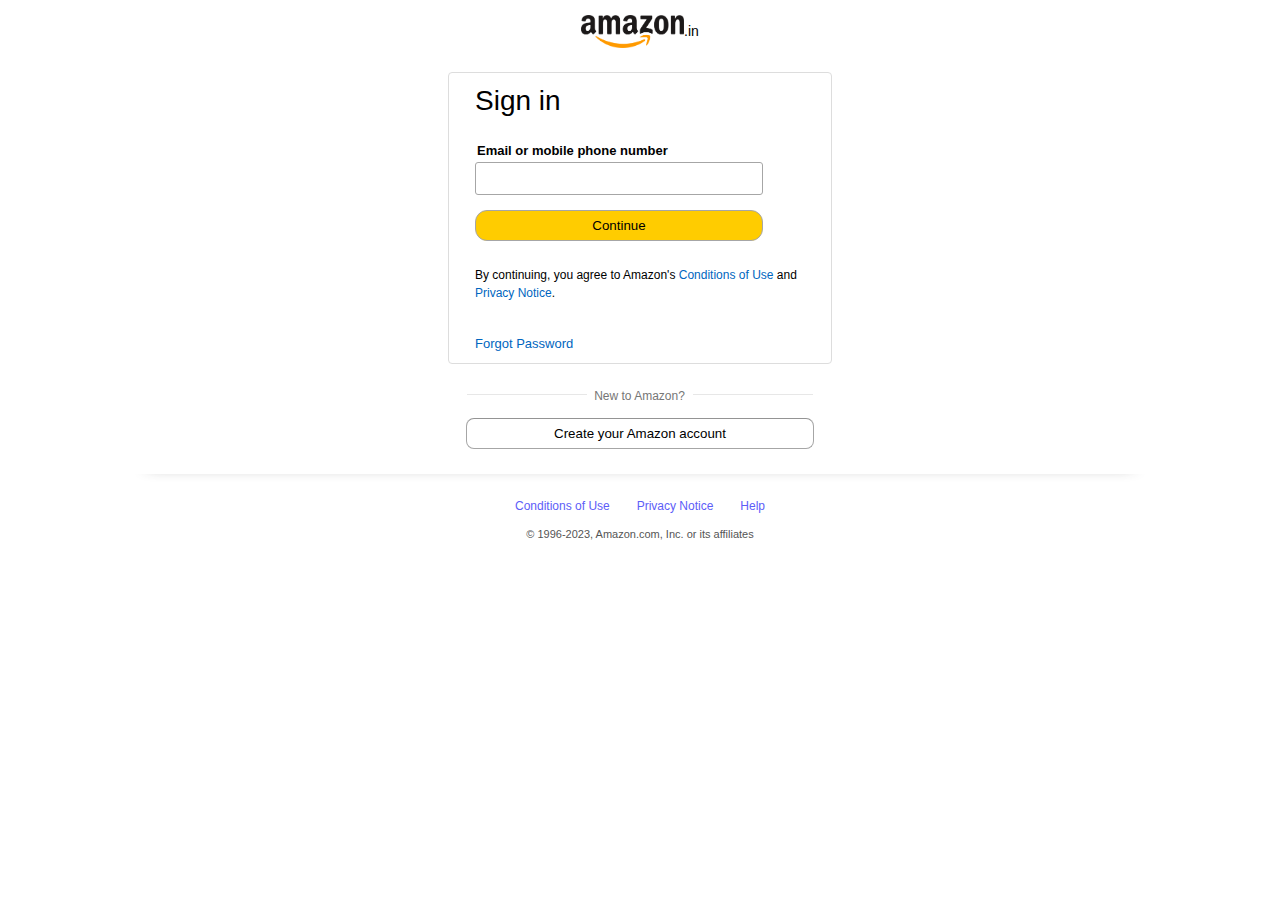
<file: Amazon login form.html>
<!DOCTYPE html>
<html lang="en">
<head>
    <meta charset="UTF-8">
    <meta http-equiv="X-UA-Compatible" content="IE=edge">
    <meta name="viewport" content="width=device-width, initial-scale=1.0">
    <link rel="icon" href="image/Amazon logo.png">
    <title>Amazon Sign In</title>
    <link rel="stylesheet" href="Amazon login form.css">
</head>
<body>
<section>
    <div class="logo">
        <a href="Home page/index.html"><img src="image/Amazon.png"></a>
        <span>.in</span>
    </div>
    <div class="card">
        <h1>Sign in</h1>
        <div class="form">
            <label for="">Email or mobile phone number</label>
            <input type="text">
            <button>Continue</button>
        </div>
        <p>By continuing, you agree to Amazon's <a href="#"> Conditions of Use</a> and <a href="#">Privacy Notice</a>.</p>
        <a href="Amazon password assistance form.html">Forgot Password</a>    
     </div>      
    <div class="break">
        <p>New to Amazon?</p>
    </div>
    <div class="btn">
        <a href="Amazon registration form.html">
        <button>Create your Amazon account</button></a>
    </div>
    <footer>
        <div class="links">
            <a href="#">Conditions of Use</a>
            <a href="#">Privacy Notice</a>
            <a href="#">Help</a>
        </div>
        <p>© 1996-2023, Amazon.com, Inc. or its affiliates</p>
    </footer>

</section>
</body>
</html>
</file>
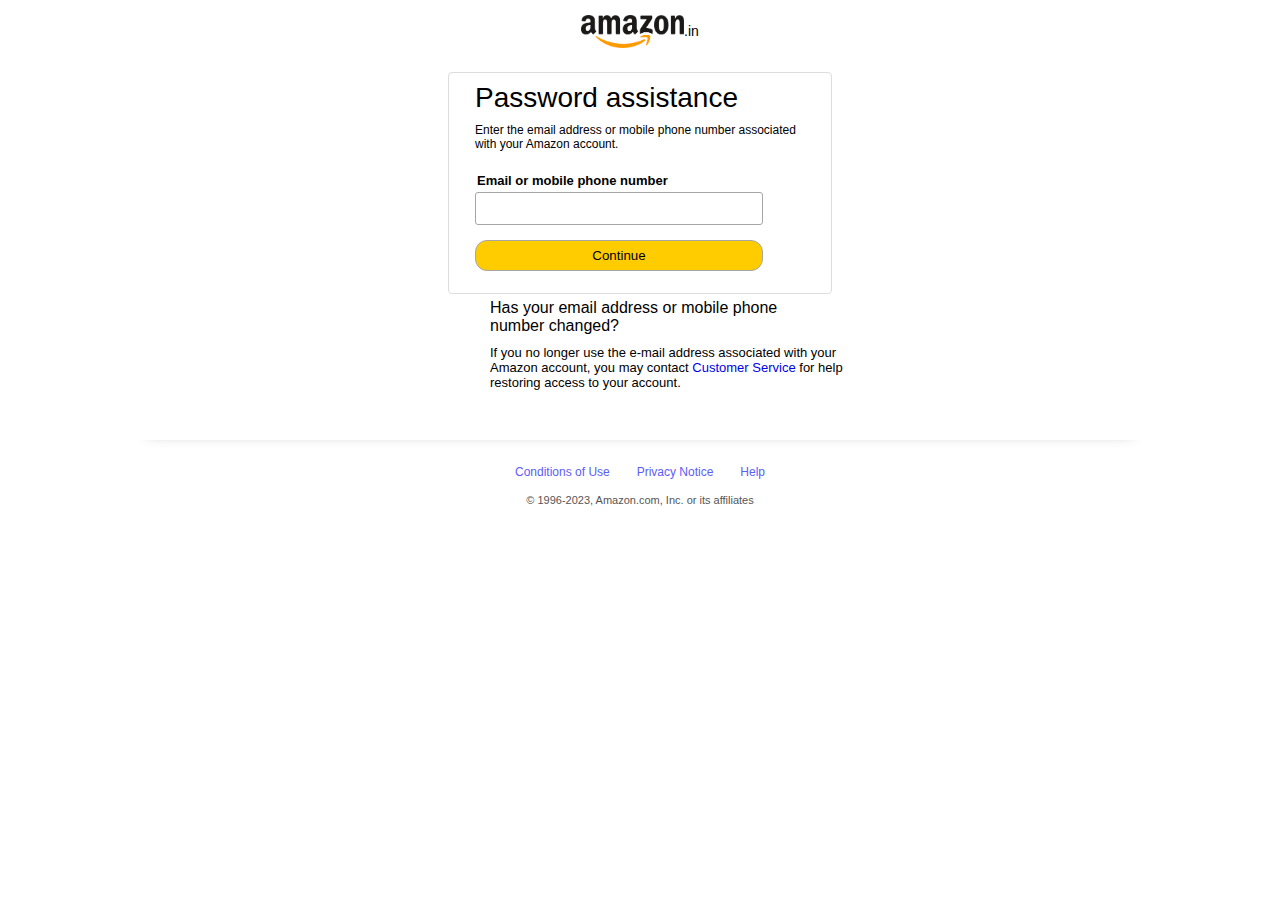
<file: Amazon password assistance form.html>
<!DOCTYPE html>
<html lang="en">
<head>
    <meta charset="UTF-8">
    <meta http-equiv="X-UA-Compatible" content="IE=edge">
    <meta name="viewport" content="width=device-width, initial-scale=1.0">
    <link rel="icon" href="image/Amazon logo.png">
    <title>Amazon Password Assistance </title>
    <link rel="stylesheet" href="Amazon password assistance form.css">
</head>
<body>
<section>
    <div class="logo">
        <a href="Home page/index.html"><img src="image/Amazon.png"></a>
        <span>.in</span>
    </div>
    <div class="card">
        <h1>Password assistance</h1>
        <p>Enter the email address or mobile phone number associated with your Amazon account.</p>
        <div class="form">
            <label>Email or mobile phone number</label>
            <input type="text">
            <button>Continue</button>
        </div>  
     </div>
     <div class="card2">  
     <p>Has your email address or mobile phone number changed?</p>
     </div>
     <div class="card3">
     <p>If you no longer use the e-mail address associated with your Amazon account, you may contact<a href="#"> Customer Service </a>for help restoring access to your account.</p>
    </div>
     <footer>
        <div class="links">
            <a href="#">Conditions of Use</a>
            <a href="#">Privacy Notice</a>
            <a href="#">Help</a>
        </div>
        <p>© 1996-2023, Amazon.com, Inc. or its affiliates</p>
    </footer>

</section>
</body>
</html>
</file>
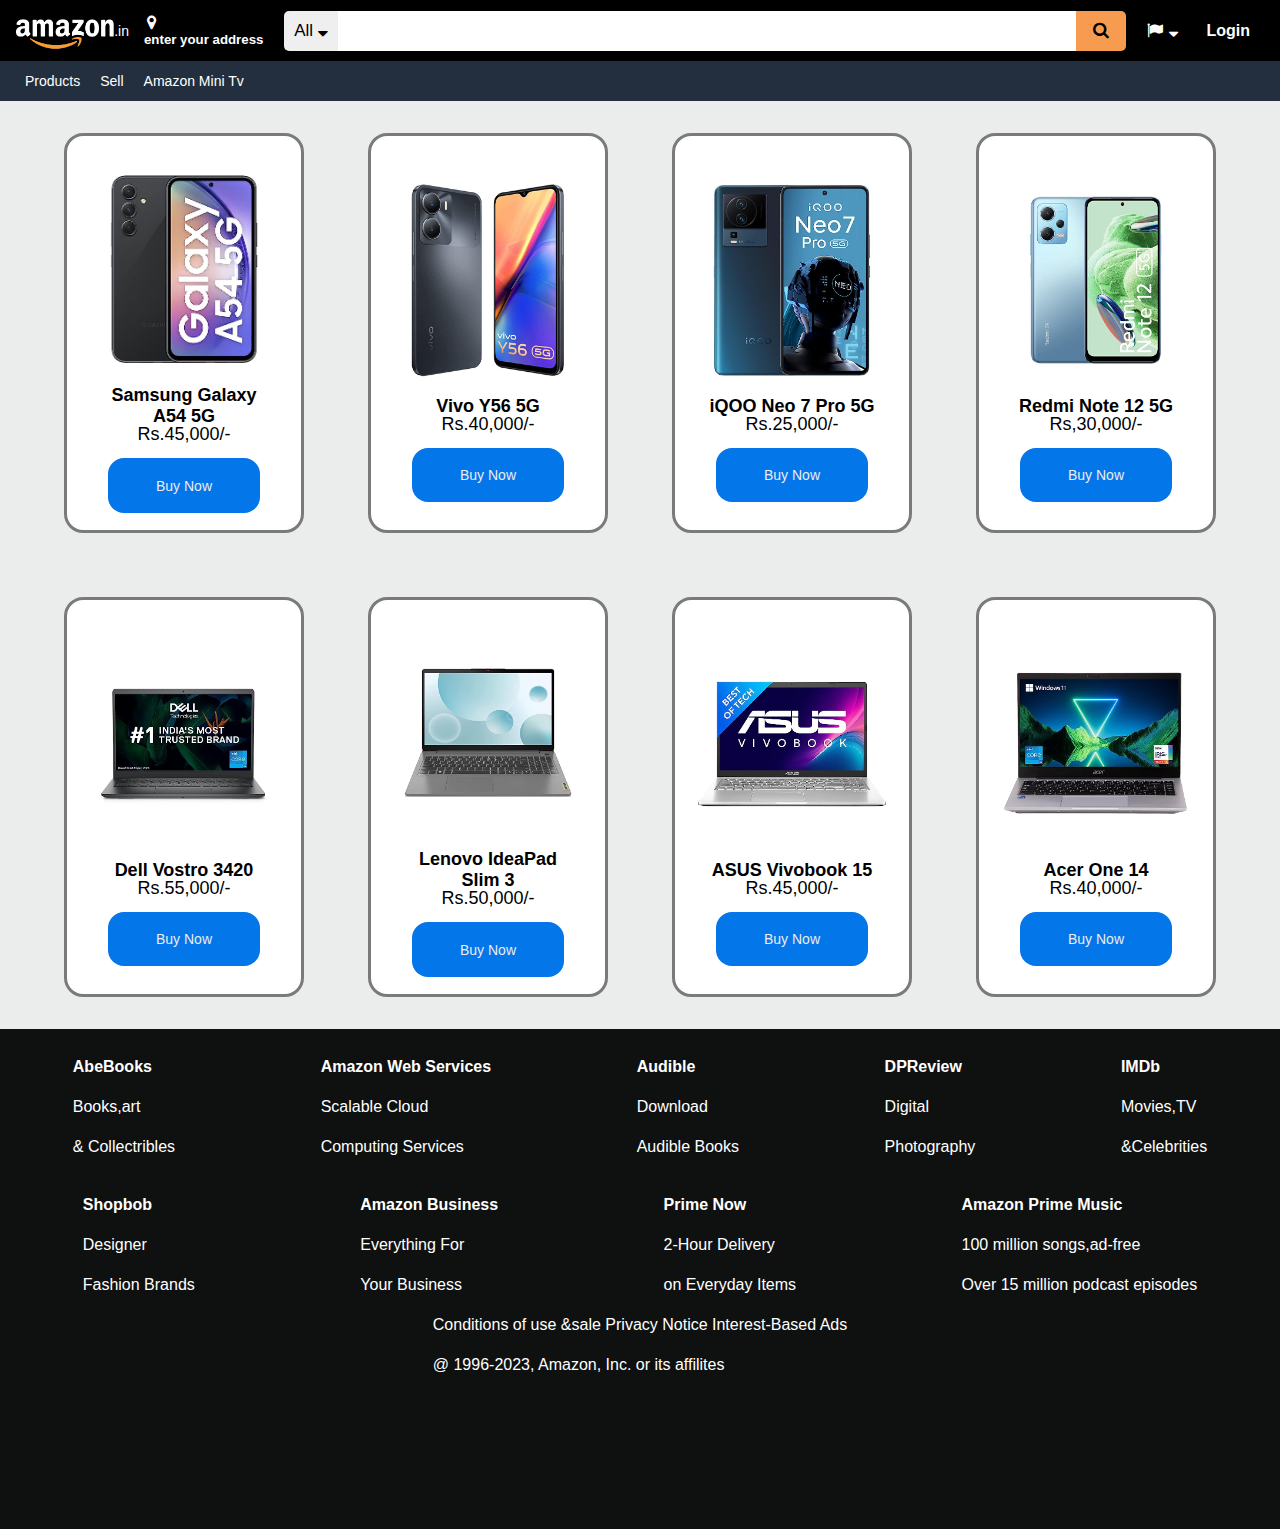
<file: Amazon products.html>
<!DOCTYPE html>
<html lang="en">
<head>
    <meta charset="UTF-8" />
    <meta http-equiv="X-UA-Compatible" content="IE=edge" />
    <meta name="viewport" content="width=device-width, initial-scale=1.0" />
    <link rel="icon" href="images/Amazon logo.png">
    <title>Amazon Products</title>
    <link rel="stylesheet" href="Amazon products.css" />

   <link rel="stylesheet" href="https://cdnjs.cloudflare.com/ajax/libs/font-awesome/4.7.0/css/font-awesome.css">
  </head>
  <body>
    <nav>
      <div class="left dflex">
        <a href="index.html"><img src="images/amazon1.png" alt="logo" class="logo" /><span>.in</span></a>
        <div class="item">
          <i class="fa fa-map-marker me"></i>
          <h5>enter your address</h5>
        </div>
      </div>
      <div class="searchBox dflex">
        <div class="box">
          <div class="dflex">
            <button type="submit" class="all">
              All <i class="fa fa-sort-desc"></i>
            </button>
            <input type="text" />
            <button type="submit" class="search">
              <i class="fa fa-search"></i>
            </button>
          </div>
        </div>
      </div>
      <div class="right dflex">
        <div class="item">
          <i class="fa fa-flag"></i><i class="fa fa-sort-desc"></i>
        </div>
        <div class="item">
          <a href="Amazon login form.html"><b>Login</b></a>
        </div>
      </div>
    </nav>
    <nav class="subnavigation">
      <ul class="submenu">
        <a href="Amazon products.html">
          <li>Products</li>
        </a>
        <a href="Amazon Sellpage.html">
          <li>Sell</li>
        </a>
        <a href="Amazon Mini Tv.html">
          <li>Amazon Mini Tv</li>
        </a>
      </ul>
    </nav>


    <!--Hear after the products-->

    <section class="products">
		<div class="all-products">
			<div class="product">
				<img src="images/Samsung Galaxy A54.jpg">
				<div class="product-info">
					<h4 class="product-title">Samsung Galaxy A54 5G
					</h4>
					<p class="product-price">Rs.45,000/-</p>
					<a class="product-btn" href="Product-1/Amazon product details-1.html">Buy Now</a>

				</div>
			</div>
			<div class="product">
				<img src="images/Vivo Y56.jpg">
				<div class="product-info">
					<h4 class="product-title">Vivo Y56 5G
					</h4>
					<p class="product-price">Rs.40,000/-</p>
					<a class="product-btn" href="Product-2/Amazon product details-2.html">Buy Now</a>

				</div>
			</div>
			<div class="product">
				<img src="images/iQOO Neo 7 Pro.jpg">
				<div class="product-info">
					<h4 class="product-title">iQOO Neo 7 Pro 5G 
					</h4>
					<p class="product-price">Rs.25,000/-</p>
					<a class="product-btn" href="Product-3/Amazon product details-3.html">Buy Now</a>

				</div>
			</div>
			<div class="product">
				<img src="images/Redmi Note 12.jpg">
				<div class="product-info">
					<h4 class="product-title">Redmi Note 12 5G 
						</h4>
					<p class="product-price">Rs,30,000/-</p>
					<a class="product-btn" href="Product-4/Amazon product details-4.html">Buy Now</a>
				</div>
			</div>
			<div class="product">
				<img src="images/Dell 14.jpg">
				<div class="product-info">
					<h4 class="product-title">Dell Vostro 3420
					</h4>
					<p class="product-price">Rs.55,000/-</p>
					<a class="product-btn" href="Product-5/Amazon product details-5.html">Buy Now</a>

				</div>
			</div>
			<div class="product">
				<img src="images/Lenovo IdeaPad Slim 3.jpg">
				<div class="product-info">
					<h4 class="product-title">Lenovo IdeaPad Slim 3
					</h4>
					<p class="product-price">Rs.50,000/-</p>
					<a class="product-btn" href="Product-6/Amazon product details-6.html">Buy Now</a>

				</div>
			</div>
			<div class="product">
				<img src="images/ASUS Vivobook 15.jpg">
				<div class="product-info">
					<h4 class="product-title">ASUS Vivobook 15
					</h4>
					<p class="product-price">Rs.45,000/-</p>
					<a class="product-btn" href="Product-7/Amazon product details-7.html">Buy Now</a>

				</div>
			</div>
			<div class="product">
				<img src="images/Acer One 14.jpg">
				<div class="product-info">
					<h4 class="product-title">Acer One 14
						</h4>
					<p class="product-price">Rs.40,000/-</p>
					<a class="product-btn" href="Product-8/Amazon product details-8.html">Buy Now</a>

				</div>
			</div>
		</div>
	</section>

	<footer>
	  <div class="footer-panel1">
		 <div class='ftp1'>
		  <ul> <br />
			<h5>AbeBooks</h5>
			<p> Books,art</p>
			<p> & Collectribles</p>
			
		  </ul>
		  <ul> <br />
			<h5>Amazon Web Services</h5>
			<p> Scalable Cloud</p>
			<p> Computing Services</p>
			
		  </ul>
		  <ul> <br />
			<h5>Audible</h5>
			<p> Download</p>
			<p> Audible Books</p>
			
		  </ul>
		  <ul> <br />
			<h5>DPReview</h5>
			<p> Digital</p>
			<p> Photography</p>
			
		  </ul>
		  <ul> <br />
			<h5>IMDb</h5>
			<p> Movies,TV</p>
			<p> &Celebrities</p>
			
		  </ul>
		</div>
		
		<div class='ftp2'>
		<ul> <br />
			<h5>Shopbob</h5>
			<p> Designer</p>
			<p> Fashion Brands</p>
			
		  </ul>
		  <ul> <br />
			<h5>Amazon Business</h5>
			<p> Everything For</p>
			<p>Your Business</p>
			
		  </ul>
		  <ul> <br />
			<h5>Prime Now</h5>
			<p> 2-Hour Delivery</p>
			<p> on Everyday Items</p>
			
		  </ul>
		  <ul> <br />
			<h5>Amazon Prime Music</h5>
			<p> 100 million songs,ad-free</p>
			<p> Over 15 million podcast episodes</p>
			
		  </ul>
	  
		</div>
		<div class='ftp3'>
		  <ul>
			<p>Conditions of use &sale  Privacy Notice  Interest-Based Ads</p>
			<p> @ 1996-2023, Amazon, Inc. or its affilites</p>
		  </ul>
		</div>
		
	  </div>
		
	  
		</footer>

  </body>
  
  </html>
</file>
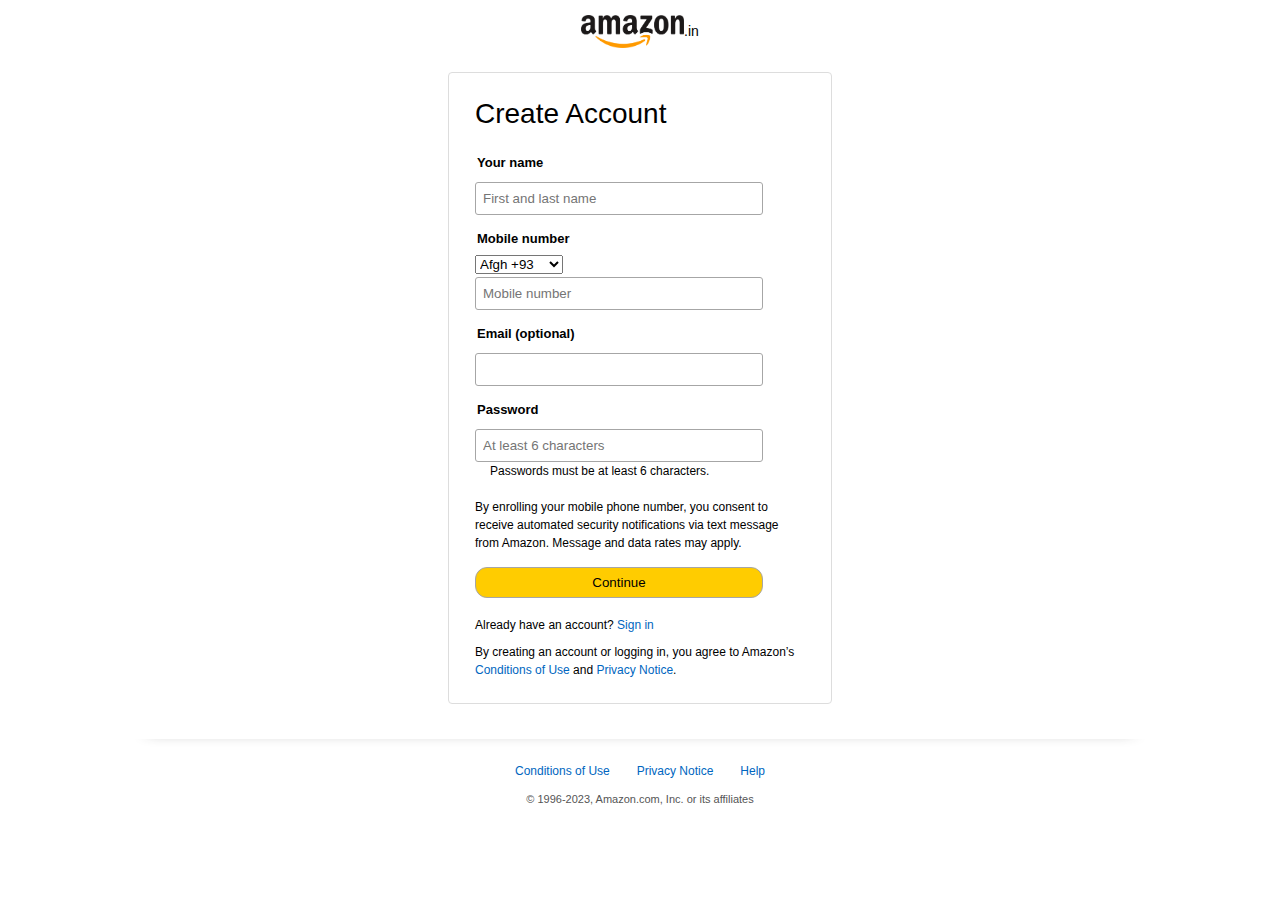
<file: Amazon registration form.html>
<!DOCTYPE html>
<html lang="en">
<head>
    <meta charset="UTF-8">
    <meta http-equiv="X-UA-Compatible" content="IE=edge">
    <meta name="viewport" content="width=device-width, initial-scale=1.0">
    <link rel="icon" href="image/Amazon logo.png">
    <title>Amazon Registration</title>
    <link rel="stylesheet" href="Amazon registration form.css">
</head>
<body>
<section>
    <div class="logo">
        <a href="Home page/index.html"><img src="image/Amazon.png"></a>
        <span>.in</span>
    </div>
    <div class="card">
        <h1>Create Account</h1>
        <div class="form">
            <label for="">Your name</label>
            <input type="text" placeholder="First and last name">
            <label for="">Mobile number</label>
            <div class="select">
                <select class="form-select">
                    <option value="93">Afgh +93</option>
                    <option value="61">Aust +61</option>
                    <option value="880">Bang +880</option>
                    <option value="32">Belg+32</option>
                    <option value="1">Canada +1</option>
                    <option value="86">China +86</option>
                    <option value="354">Icela +354</option>
                    <option value="91">India +91</option>
                    <option value="62">Indon +62</option>
                    <option value="81">Japan +81</option>
                </select></div>
                <div class="tel">
                    <input type="tel" maxlength="50" placeholder="Mobile number" tabindex="3">
        </div>
        <label for="">Email (optional)</label>
            <input type="text">
            <label for="">Password</label>
            <input type="text" placeholder="At least 6 characters">
            <div class="para">
            <p>Passwords must be at least 6 characters.</p><br>
            </div>
            <p>By enrolling your mobile phone number, you consent to receive automated 
                security notifications via text message from Amazon. Message and data rates may apply.</p>
            <button>Continue</button><br><br>
            <p>Already have an account?<a href="Amazon login form.html"> Sign in</a></p>
        </div>
        <p>By creating an account or logging in, you agree to Amazon’s <a href="#"> Conditions of Use</a> and <a href="#">Privacy Notice</a>.</p>
    </div>
    <footer>
        <div class="links">
            <a href="#">Conditions of Use</a>
            <a href="#">Privacy Notice</a>
            <a href="#">Help</a>
        </div>
        <p>© 1996-2023, Amazon.com, Inc. or its affiliates</p>
    </footer>

</section>
</body>
</html>
</file>
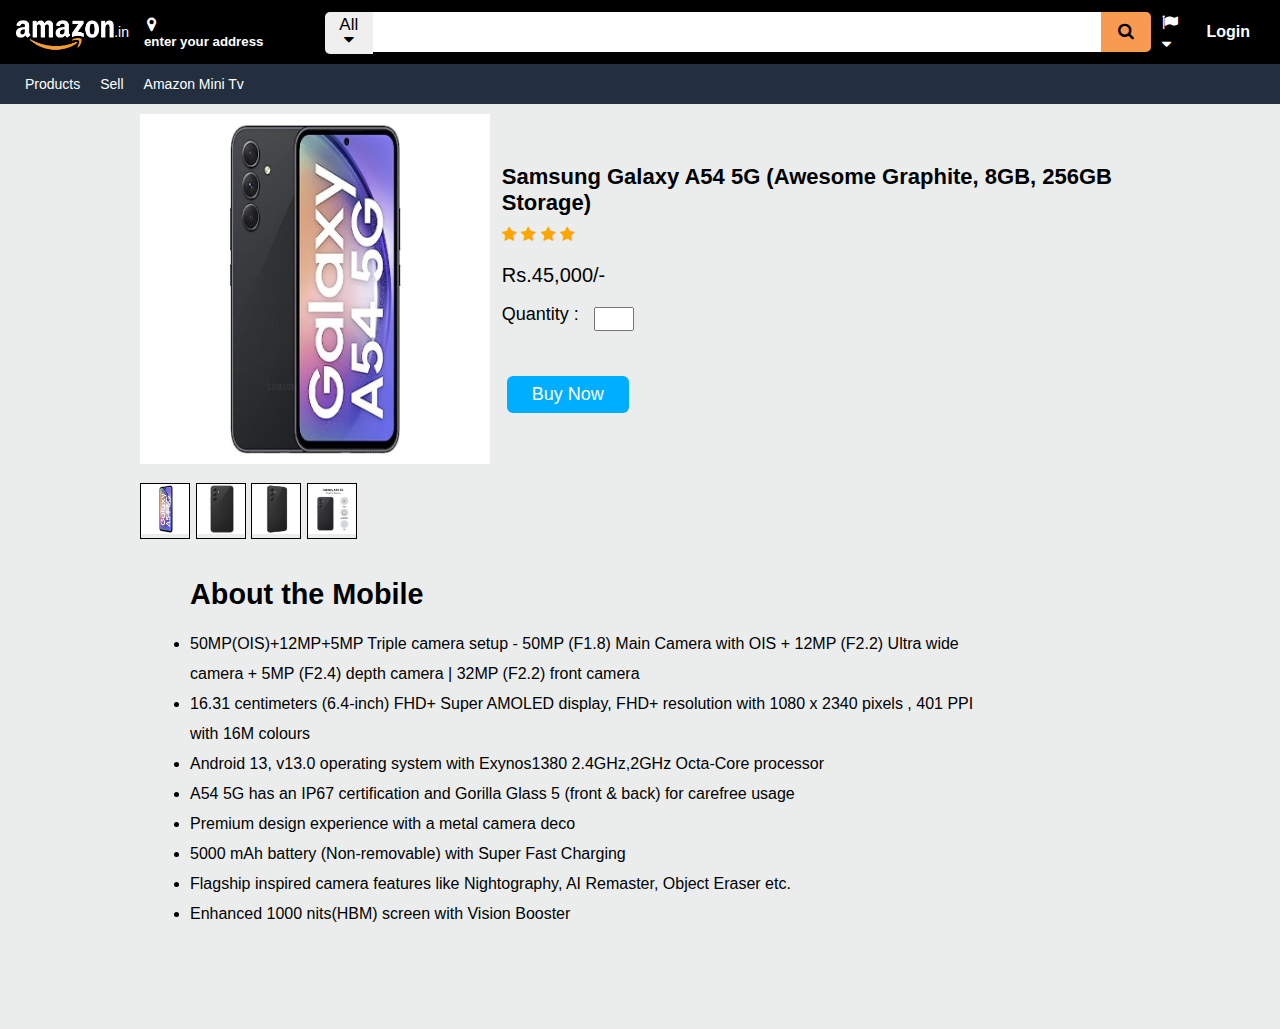
<file: Product-1/Amazon product details-1.html>
<!DOCTYPE html>
<html lang="en">
<head>
    <meta charset="UTF-8" />
    <meta http-equiv="X-UA-Compatible" content="IE=edge" />
    <meta name="viewport" content="width=device-width, initial-scale=1.0" />
    <link rel="icon" href="images/Amazonlogo.png">
    <title>Amazon Product Details</title>
    <link rel="stylesheet" href="Amazon product details-1.css" />
   <link rel="stylesheet" href="https://cdnjs.cloudflare.com/ajax/libs/font-awesome/4.7.0/css/font-awesome.css">
  </head>
  <body>
    <nav>
      <div class="left dflex">
        <a href="E:\Front-End Development\Senchola Internship\Amazon task\Amazon Website\index.html"><img src="images/amazon1.png" alt="logo" class="logo" /><span>.in</span></a>
        <div class="item">
          <i class="fa fa-map-marker me"></i>
          <h5>enter your address</h5>
        </div>
      </div>
      <div class="searchBox dflex">
        <div class="box">
          <div class="dflex">
            <button type="submit" class="all">All<i class="fa fa-sort-desc"></i>
            </button>
            <input type="text">
            <button type="submit" class="search">
              <i class="fa fa-search"></i>
            </button>
          </div>
        </div>
      </div>
      <div class="right dflex">
        <div class="item">
          <i class="fa fa-flag"></i><i class="fa fa-sort-desc"></i>
        </div>
        <div class="item">
          <a href="E:\Front-End Development\Senchola Internship\Amazon task\Amazon Website\Amazon login form.html"><b>Login</b></a>
        </div>
      </div>
    </nav>
    <nav class="subnavigation">
      <ul class="submenu">
        <a href="E:\Front-End Development\Senchola Internship\Amazon task\Amazon Website\Amazon products.html">
          <li>Products</li>
        </a>
        <a href="E:\Front-End Development\Senchola Internship\Amazon task\Amazon Website\Amazon Sellpage.html">
          <li>Sell</li>
        </a>
        <a href="E:\Front-End Development\Senchola Internship\Amazon task\Amazon Website\Amazon Mini Tv.html">
          <li>Amazon Mini Tv</li>
        </a>
      </ul>
    </nav>

    <!--Amazon Product details-->
    <div class="flex-box">
        <div class="left">
            <div class="big-img">
                <img src="images/Samsung Galaxy A54-1.jpg">
            </div>
            <div class="images">
                <div class="small-img">
                    <img src="images/Samsung Galaxy A54-2.jpg" onclick="showImg(this.src)">
                </div>
                <div class="small-img">
                    <img src="images/Samsung Galaxy A54-3.jpg" onclick="showImg(this.src)">
                </div>
                <div class="small-img">
                    <img src="images/Samsung Galaxy A54-4.jpg" onclick="showImg(this.src)">
                </div>
                <div class="small-img">
                    <img src="images/Samsung Galaxy A54-5.jpg" onclick="showImg(this.src)">
                </div>
            </div>
        </div>

        <div class="right">
            <div class="pname">Samsung Galaxy A54 5G (Awesome Graphite, 8GB, 256GB Storage)</div>
            <span class="fa fa-star checked"></span>
            <span class="fa fa-star checked"></span>
            <span class="fa fa-star checked"></span>
            <span class="fa fa-star checked"></span>
            <div class="price">Rs.45,000/-</div>
            <div class="quantity">
                <p>Quantity :</p>
                <input type="number">
            </div>
            <div class="btn-box">
                <a href="#"><button class="buy-btn">Buy Now</button></a>
            </div>
        </div>
    </div>
    <div class="product-about">
        <h2>About the Mobile</h2>
            <li>50MP(OIS)+12MP+5MP Triple camera setup - 50MP (F1.8) Main Camera with OIS + 12MP (F2.2) Ultra wide camera + 5MP (F2.4) depth camera | 32MP (F2.2) front camera</li>
            <li>16.31 centimeters (6.4-inch) FHD+ Super AMOLED display, FHD+ resolution with 1080 x 2340 pixels , 401 PPI with 16M colours</li>
            <li>Android 13, v13.0 operating system with Exynos1380 2.4GHz,2GHz Octa-Core processor</li>
            <li>A54 5G has an IP67 certification and Gorilla Glass 5 (front & back) for carefree usage</li>
            <li>Premium design experience with a metal camera deco</li>
            <li>5000 mAh battery (Non-removable) with Super Fast Charging</li>
            <li>Flagship inspired camera features like Nightography, AI Remaster, Object Eraser etc.</li>
            <li>Enhanced 1000 nits(HBM) screen with Vision Booster</li>
    </div>


    <script>
        let bigImg = document.querySelector('.big-img img');
        function showImg(pic){
            bigImg.src = pic;
        }
    </script>
</body>
</html>
</file>
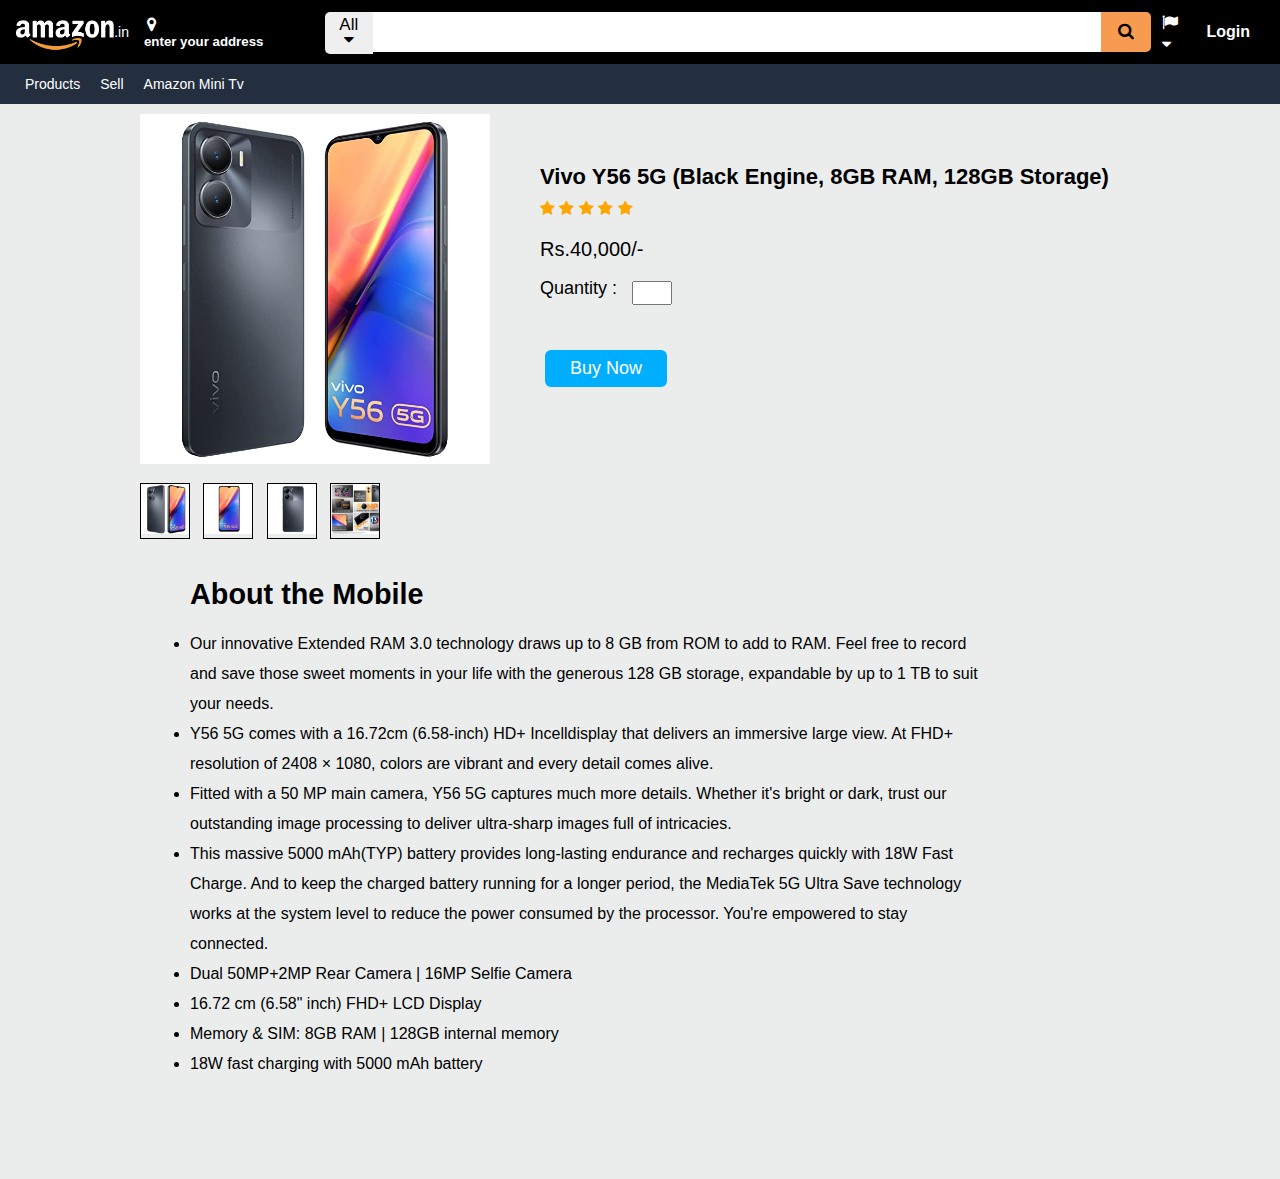
<file: Product-2/Amazon product details-2.html>
<!DOCTYPE html>
<html lang="en">
<head>
    <meta charset="UTF-8" />
    <meta http-equiv="X-UA-Compatible" content="IE=edge" />
    <meta name="viewport" content="width=device-width, initial-scale=1.0" />
    <link rel="icon" href="images/Amazonlogo.png">
    <title>Amazon Product Details</title>
    <link rel="stylesheet" href="Amazon product details-2.css" />
   <link rel="stylesheet" href="https://cdnjs.cloudflare.com/ajax/libs/font-awesome/4.7.0/css/font-awesome.css">
  </head>
  <body>
    <nav>
      <div class="left dflex">
        <a href="E:\Front-End Development\Senchola Internship\Amazon task\Amazon Website\index.html"><img src="images/amazon1.png" alt="logo" class="logo" /><span>.in</span></a>
        <div class="item">
          <i class="fa fa-map-marker me"></i>
          <h5>enter your address</h5>
        </div>
      </div>
      <div class="searchBox dflex">
        <div class="box">
          <div class="dflex">
            <button type="submit" class="all">All<i class="fa fa-sort-desc"></i>
            </button>
            <input type="text">
            <button type="submit" class="search">
              <i class="fa fa-search"></i>
            </button>
          </div>
        </div>
      </div>
      <div class="right dflex">
        <div class="item">
          <i class="fa fa-flag"></i><i class="fa fa-sort-desc"></i>
        </div>
        <div class="item">
          <a href="E:\Front-End Development\Senchola Internship\Task-8\Amazon login\Amazon login form.html"><b>Login</b></a>
        </div>
      </div>
    </nav>
    <nav class="subnavigation">
      <ul class="submenu">
        <a href="E:\Front-End Development\Senchola Internship\Amazon task\Amazon Website\Amazon products.html">
          <li>Products</li>
        </a>
        <a href="E:\Front-End Development\Senchola Internship\Amazon task\Amazon Website\Amazon Sellpage.html">
          <li>Sell</li>
        </a>
        <a href="E:\Front-End Development\Senchola Internship\Amazon task\Amazon Website\Amazon Mini Tv.html">
          <li>Amazon Mini Tv</li>
        </a>
      </ul>
    </nav>

    <!--Amazon Product details-->
    <div class="flex-box">
        <div class="left">
            <div class="big-img">
                <img src="images/Vivo Y56-1.jpg">
            </div>
            <div class="images">
                <div class="small-img">
                    <img src="images/Vivo Y56-2.jpg" onclick="showImg(this.src)">
                </div>
                <div class="small-img">
                    <img src="images/Vivo Y56-3.jpg" onclick="showImg(this.src)">
                </div>
                <div class="small-img">
                    <img src="images/Vivo Y56-4.jpg" onclick="showImg(this.src)">
                </div>
                <div class="small-img">
                    <img src="images/Vivo Y56-5.jpg" onclick="showImg(this.src)">
                </div>
            </div>
        </div>

        <div class="right">
            <div class="pname">Vivo Y56 5G (Black Engine, 8GB RAM, 128GB Storage) </div>
            <span class="fa fa-star checked"></span>
            <span class="fa fa-star checked"></span>
            <span class="fa fa-star checked"></span>
            <span class="fa fa-star checked"></span>
            <span class="fa fa-star checked"></span>
            <div class="price">Rs.40,000/-</div>
            <div class="quantity">
                <p>Quantity :</p>
                <input type="number">
            </div>
            <div class="btn-box">
                <a href="#"><button class="buy-btn">Buy Now</button></a>
            </div>
        </div>
    </div>
    <div class="product-about">
      <h2>About the Mobile</h2>
            <li>Our innovative Extended RAM 3.0 technology draws up to 8 GB from ROM to add to RAM. Feel free to record and save those sweet moments in your
               life with the generous 128 GB storage, expandable by up to 1 TB to suit your needs.</li>
            <li>Y56 5G comes with a 16.72cm (6.58-inch) HD+ Incelldisplay that delivers an immersive large view. At FHD+ resolution of 
              2408 × 1080, colors are vibrant and every detail comes alive.</li>
            <li>Fitted with a 50 MP main camera, Y56 5G captures much more details. Whether it's bright or dark, trust our outstanding image processing to deliver ultra-sharp images full of intricacies.</li>
            <li>This massive 5000 mAh(TYP) battery provides long-lasting endurance and recharges quickly with 18W Fast Charge. And to keep the charged battery running for a longer period, the MediaTek 5G Ultra Save
               technology works at the system level to reduce the power consumed by the processor. You're empowered to stay connected.</li>
            <li>Dual 50MP+2MP Rear Camera | 16MP Selfie Camera</li>
            <li>16.72 cm (6.58" inch) FHD+ LCD Display</li>
            <li>Memory & SIM: 8GB RAM | 128GB internal memory</li>
            <li>18W fast charging with 5000 mAh battery</li>
    </div>


    <script>
        let bigImg = document.querySelector('.big-img img');
        function showImg(pic){
            bigImg.src = pic;
        }
    </script>
</body>
</html>
</file>
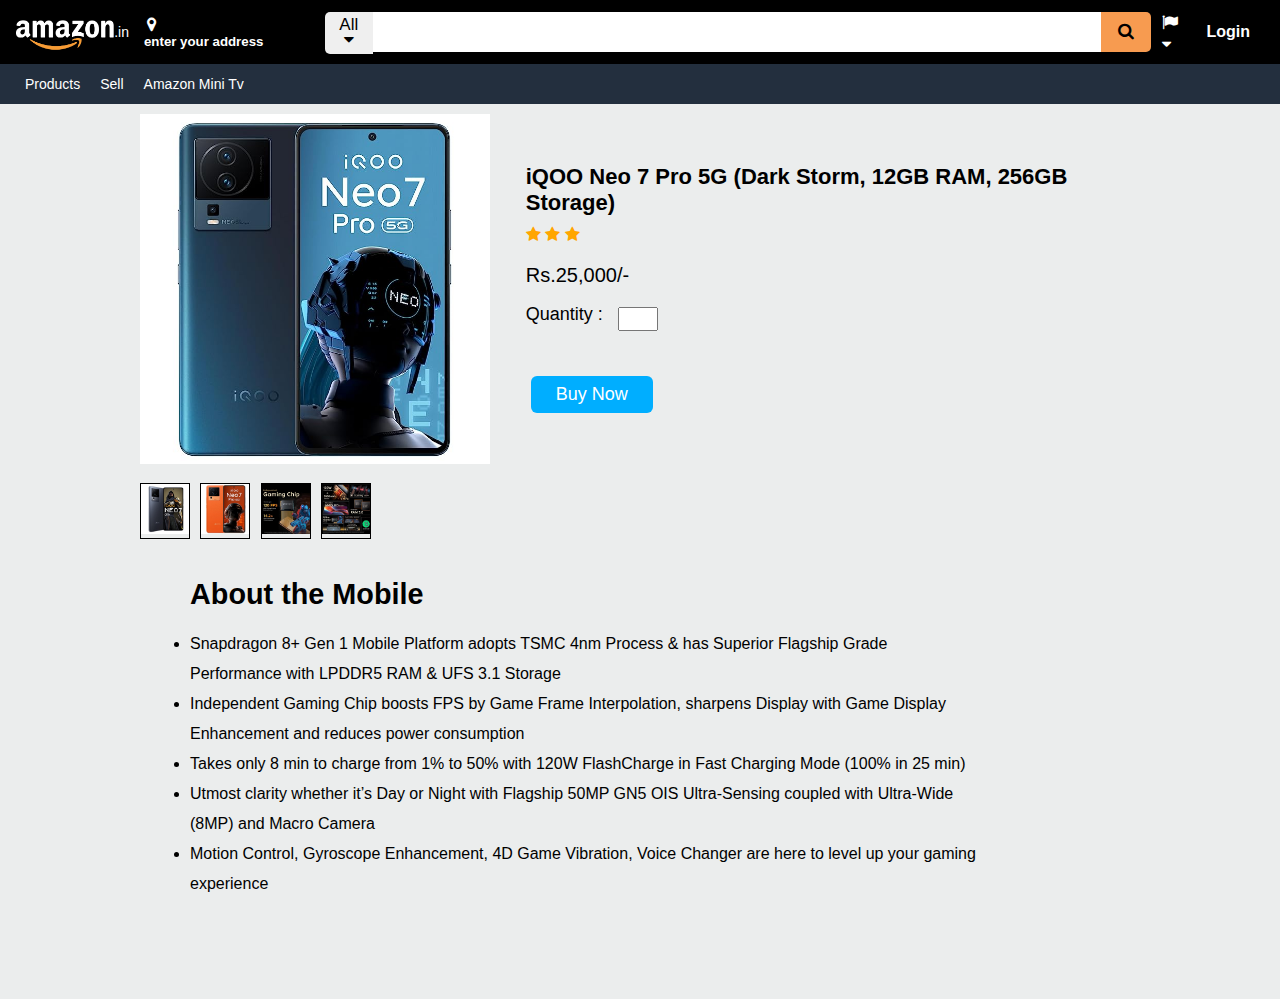
<file: Product-3/Amazon product details-3.html>
<!DOCTYPE html>
<html lang="en">
<head>
    <meta charset="UTF-8" />
    <meta http-equiv="X-UA-Compatible" content="IE=edge" />
    <meta name="viewport" content="width=device-width, initial-scale=1.0" />
    <link rel="icon" href="images/Amazonlogo.png">
    <title>Amazon Product Details</title>
    <link rel="stylesheet" href="Amazon product details-3.css" />
   <link rel="stylesheet" href="https://cdnjs.cloudflare.com/ajax/libs/font-awesome/4.7.0/css/font-awesome.css">
  </head>
  <body>
    <nav>
      <div class="left dflex">
        <a href="E:\Front-End Development\Senchola Internship\Amazon task\Amazon Website\index.html"><img src="images/amazon1.png" alt="logo" class="logo" /><span>.in</span></a>
        <div class="item">
          <i class="fa fa-map-marker me"></i>
          <h5>enter your address</h5>
        </div>
      </div>
      <div class="searchBox dflex">
        <div class="box">
          <div class="dflex">
            <button type="submit" class="all">All<i class="fa fa-sort-desc"></i>
            </button>
            <input type="text">
            <button type="submit" class="search">
              <i class="fa fa-search"></i>
            </button>
          </div>
        </div>
      </div>
      <div class="right dflex">
        <div class="item">
          <i class="fa fa-flag"></i><i class="fa fa-sort-desc"></i>
        </div>
        <div class="item">
          <a href="E:\Front-End Development\Senchola Internship\Task-8\Amazon login\Amazon login form.html"><b>Login</b></a>
        </div>
      </div>
    </nav>
    <nav class="subnavigation">
      <ul class="submenu">
        <a href="E:\Front-End Development\Senchola Internship\Amazon task\Amazon Website\Amazon products.html">
          <li>Products</li>
        </a>
        <a href="E:\Front-End Development\Senchola Internship\Amazon task\Amazon Website\Amazon Sellpage.html">
          <li>Sell</li>
        </a>
        <a href="E:\Front-End Development\Senchola Internship\Amazon task\Amazon Website\Amazon Mini Tv.html">
          <li>Amazon Mini Tv</li>
        </a>
      </ul>
    </nav>

    <!--Amazon Product details-->
    <div class="flex-box">
        <div class="left">
            <div class="big-img">
                <img src="images/iQOO Neo 7 Pro-1.jpg">
            </div>
            <div class="images">
                <div class="small-img">
                    <img src="images/iQOO Neo 7 Pro-2.jpg" onclick="showImg(this.src)">
                </div>
                <div class="small-img">
                    <img src="images/iQOO Neo 7 Pro-3.jpg" onclick="showImg(this.src)">
                </div>
                <div class="small-img">
                    <img src="images/iQOO Neo 7 Pro-4.jpg" onclick="showImg(this.src)">
                </div>
                <div class="small-img">
                    <img src="images/iQOO Neo 7 Pro-5.jpg" onclick="showImg(this.src)">
                </div>
            </div>
        </div>

        <div class="right">
            <div class="pname">iQOO Neo 7 Pro 5G (Dark Storm, 12GB RAM, 256GB Storage)</div>
            <span class="fa fa-star checked"></span>
            <span class="fa fa-star checked"></span>
            <span class="fa fa-star checked"></span>
            <div class="price">Rs.25,000/-</div>
            <div class="quantity">
                <p>Quantity :</p>
                <input type="number">
            </div>
            <div class="btn-box">
                <a href="#"><button class="buy-btn">Buy Now</button></a>
            </div>
        </div>
    </div>
    <div class="product-about">
        <h2>About the Mobile</h2>
            <li>Snapdragon 8+ Gen 1 Mobile Platform adopts TSMC 4nm Process & has Superior Flagship Grade Performance with LPDDR5 RAM & UFS 3.1 Storage</li>
            <li>Independent Gaming Chip boosts FPS by Game Frame Interpolation, sharpens Display with Game Display Enhancement and reduces power consumption</li>
            <li>Takes only 8 min to charge from 1% to 50% with 120W FlashCharge in Fast Charging Mode (100% in 25 min)</li>
            <li>Utmost clarity whether it’s Day or Night with Flagship 50MP GN5 OIS Ultra-Sensing coupled with Ultra-Wide (8MP) and Macro Camera</li>
            <li>Motion Control, Gyroscope Enhancement, 4D Game Vibration, Voice Changer are here to level up your gaming experience</li>
    </div>


    <script>
        let bigImg = document.querySelector('.big-img img');
        function showImg(pic){
            bigImg.src = pic;
        }
    </script>
</body>
</html>
</file>
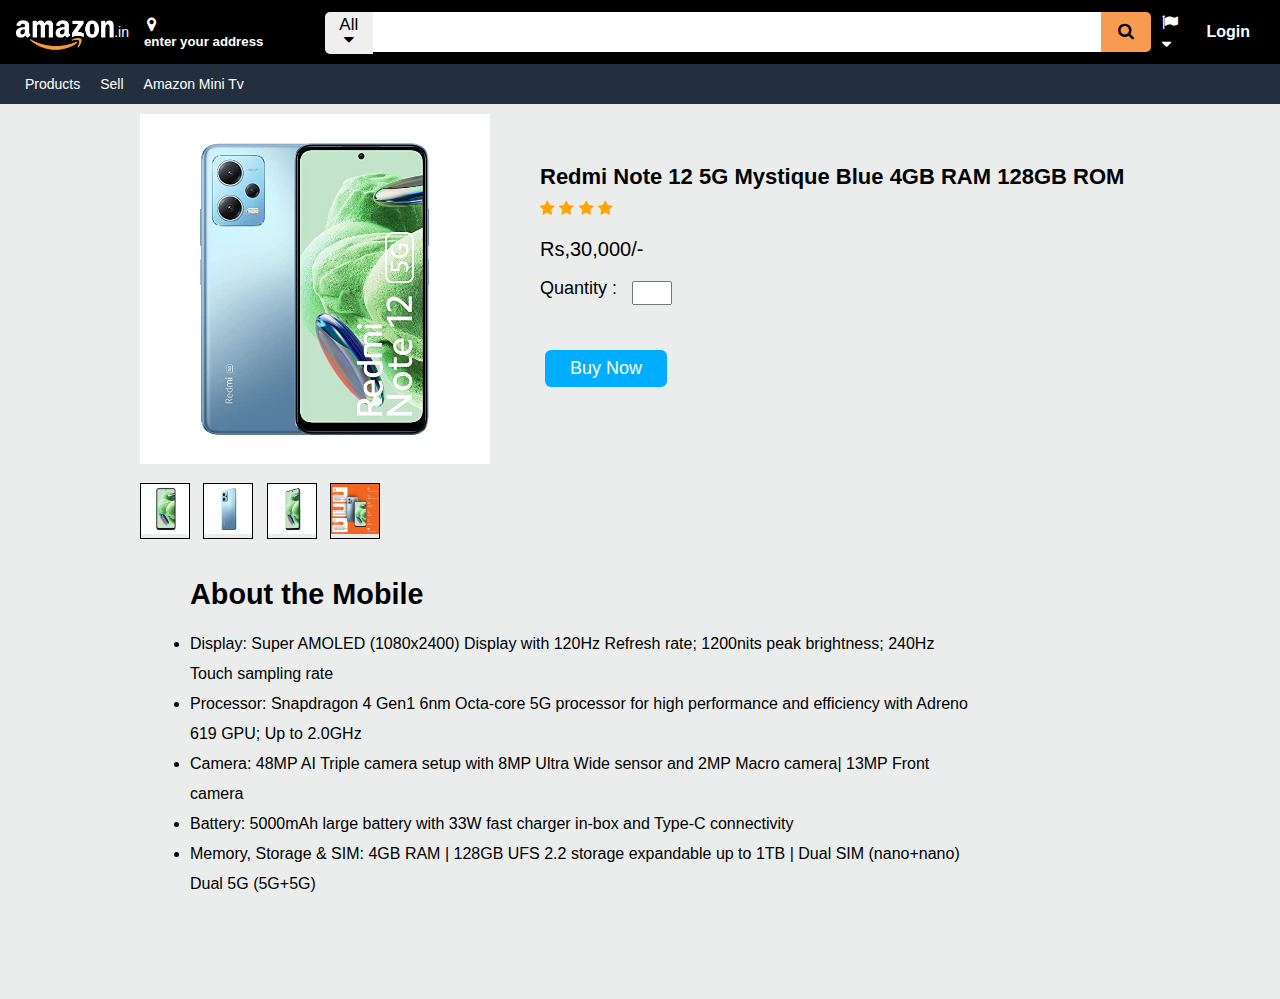
<file: Product-4/Amazon product details-4.html>
<!DOCTYPE html>
<html lang="en">
<head>
    <meta charset="UTF-8" />
    <meta http-equiv="X-UA-Compatible" content="IE=edge" />
    <meta name="viewport" content="width=device-width, initial-scale=1.0" />
    <link rel="icon" href="images/Amazonlogo.png">
    <title>Amazon Product Details</title>
    <link rel="stylesheet" href="Amazon product details-4.css" />
   <link rel="stylesheet" href="https://cdnjs.cloudflare.com/ajax/libs/font-awesome/4.7.0/css/font-awesome.css">
  </head>
  <body>
    <nav>
      <div class="left dflex">
        <a href="E:\Front-End Development\Senchola Internship\Amazon task\Amazon Website\index.html"><img src="images/amazon1.png" alt="logo" class="logo" /><span>.in</span></a>
        <div class="item">
          <i class="fa fa-map-marker me"></i>
          <h5>enter your address</h5>
        </div>
      </div>
      <div class="searchBox dflex">
        <div class="box">
          <div class="dflex">
            <button type="submit" class="all">All<i class="fa fa-sort-desc"></i>
            </button>
            <input type="text">
            <button type="submit" class="search">
              <i class="fa fa-search"></i>
            </button>
          </div>
        </div>
      </div>
      <div class="right dflex">
        <div class="item">
          <i class="fa fa-flag"></i><i class="fa fa-sort-desc"></i>
        </div>
        <div class="item">
          <a href="E:\Front-End Development\Senchola Internship\Task-8\Amazon login\Amazon login form.html"><b>Login</b></a>
        </div>
      </div>
    </nav>
    <nav class="subnavigation">
      <ul class="submenu">
        <a href="E:\Front-End Development\Senchola Internship\Amazon task\Amazon Website\Amazon products.html">
          <li>Products</li>
        </a>
        <a href="E:\Front-End Development\Senchola Internship\Amazon task\Amazon Website\Amazon Sellpage.html">
          <li>Sell</li>
        </a>
        <a href="E:\Front-End Development\Senchola Internship\Amazon task\Amazon Website\Amazon Mini Tv.html">
          <li>Amazon Mini Tv</li>
        </a>
      </ul>
    </nav>

    <!--Amazon Product details-->
    <div class="flex-box">
        <div class="left">
            <div class="big-img">
                <img src="images/Redmi Note 12-1.jpg">
            </div>
            <div class="images">
                <div class="small-img">
                    <img src="images/Redmi Note 12-2.jpg" onclick="showImg(this.src)">
                </div>
                <div class="small-img">
                    <img src="images/Redmi Note 12-3.jpg" onclick="showImg(this.src)">
                </div>
                <div class="small-img">
                    <img src="images/Redmi Note 12-4.jpg" onclick="showImg(this.src)">
                </div>
                <div class="small-img">
                    <img src="images/Redmi Note 12-5.jpg" onclick="showImg(this.src)">
                </div>
            </div>
        </div>

        <div class="right">
            <div class="pname">Redmi Note 12 5G Mystique Blue 4GB RAM 128GB ROM</div>
            <span class="fa fa-star checked"></span>
            <span class="fa fa-star checked"></span>
            <span class="fa fa-star checked"></span>
            <span class="fa fa-star checked"></span>
            <div class="price">Rs,30,000/-</div>
            <div class="quantity">
                <p>Quantity :</p>
                <input type="number">
            </div>
            <div class="btn-box">
                <a href="#"><button class="buy-btn">Buy Now</button></a>
            </div>
        </div>
    </div>
    <div class="product-about">
        <h2>About the Mobile</h2>
            <li>Display: Super AMOLED (1080x2400) Display with 120Hz Refresh rate; 1200nits peak brightness; 240Hz Touch sampling rate</li>
            <li>Processor: Snapdragon 4 Gen1 6nm Octa-core 5G processor for high performance and efficiency with Adreno 619 GPU; Up to 2.0GHz</li>
            <li>Camera: 48MP AI Triple camera setup with 8MP Ultra Wide sensor and 2MP Macro camera| 13MP Front camera</li>
            <li>Battery: 5000mAh large battery with 33W fast charger in-box and Type-C connectivity</li>
            <li>Memory, Storage & SIM: 4GB RAM | 128GB UFS 2.2 storage expandable up to 1TB | Dual SIM (nano+nano) Dual 5G (5G+5G)</li>
    </div>


    <script>
        let bigImg = document.querySelector('.big-img img');
        function showImg(pic){
            bigImg.src = pic;
        }
    </script>
</body>
</html>
</file>
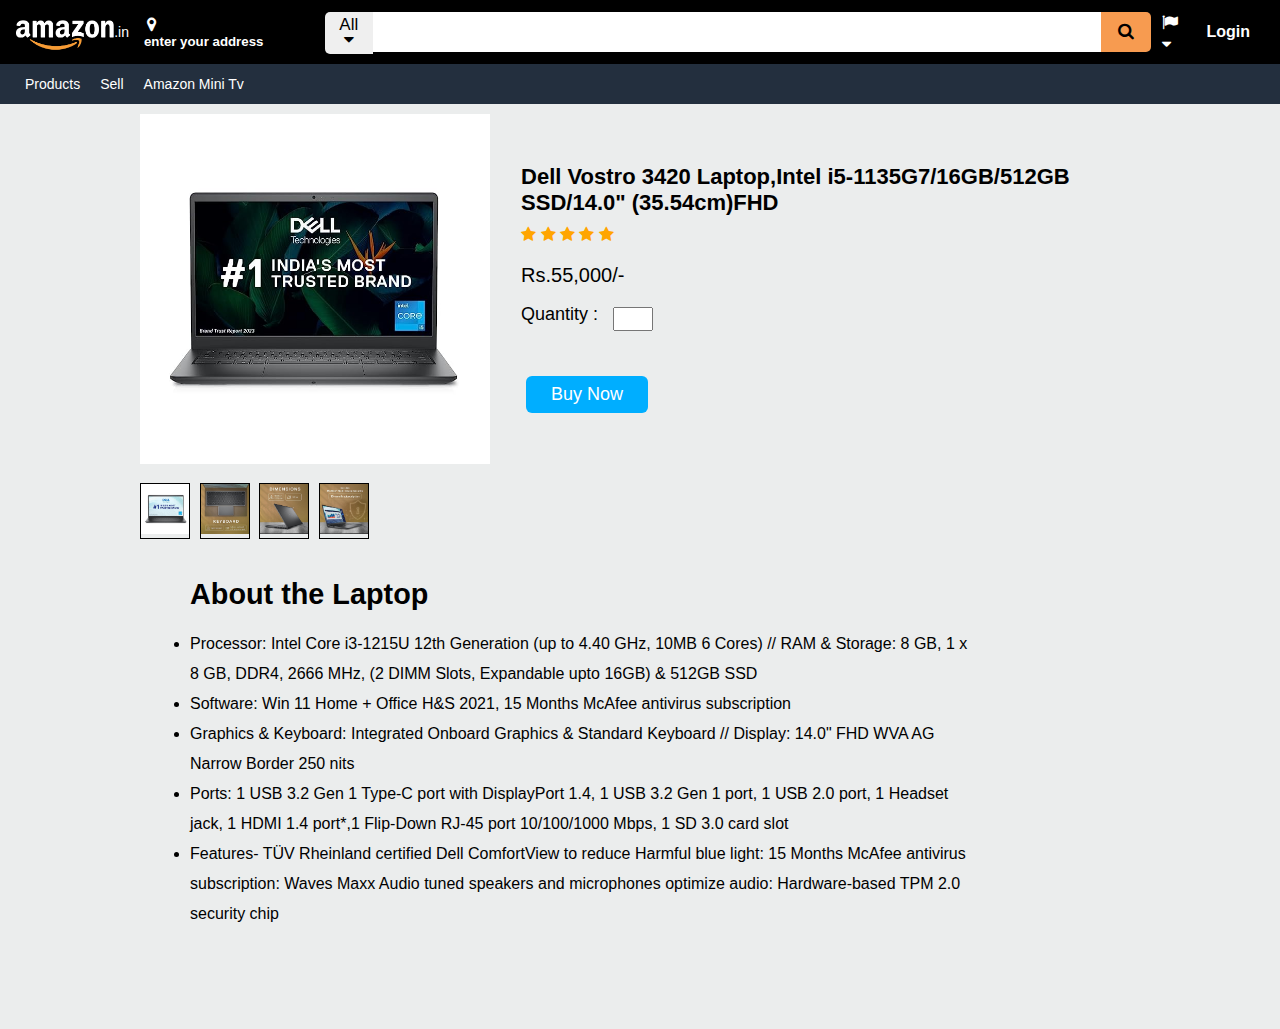
<file: Product-5/Amazon product details-5.html>
<!DOCTYPE html>
<html lang="en">
<head>
    <meta charset="UTF-8" />
    <meta http-equiv="X-UA-Compatible" content="IE=edge" />
    <meta name="viewport" content="width=device-width, initial-scale=1.0" />
    <link rel="icon" href="images/Amazonlogo.png">
    <title>Amazon Product Details</title>
    <link rel="stylesheet" href="Amazon product details-5.css" />
   <link rel="stylesheet" href="https://cdnjs.cloudflare.com/ajax/libs/font-awesome/4.7.0/css/font-awesome.css">
  </head>
  <body>
    <nav>
      <div class="left dflex">
        <a href="E:\Front-End Development\Senchola Internship\Amazon task\Amazon Website\index.html"><img src="images/amazon1.png" alt="logo" class="logo" /><span>.in</span></a>
        <div class="item">
          <i class="fa fa-map-marker me"></i>
          <h5>enter your address</h5>
        </div>
      </div>
      <div class="searchBox dflex">
        <div class="box">
          <div class="dflex">
            <button type="submit" class="all">All<i class="fa fa-sort-desc"></i>
            </button>
            <input type="text">
            <button type="submit" class="search">
              <i class="fa fa-search"></i>
            </button>
          </div>
        </div>
      </div>
      <div class="right dflex">
        <div class="item">
          <i class="fa fa-flag"></i><i class="fa fa-sort-desc"></i>
        </div>
        <div class="item">
          <a href="E:\Front-End Development\Senchola Internship\Task-8\Amazon login\Amazon login form.html"><b>Login</b></a>
        </div>
      </div>
    </nav>
    <nav class="subnavigation">
      <ul class="submenu">
        <a href="E:\Front-End Development\Senchola Internship\Amazon task\Amazon Website\Amazon products.html">
          <li>Products</li>
        </a>
        <a href="E:\Front-End Development\Senchola Internship\Amazon task\Amazon Website\Amazon Sellpage.html">
          <li>Sell</li>
        </a>
        <a href="E:\Front-End Development\Senchola Internship\Amazon task\Amazon Website\Amazon Mini Tv.html">
          <li>Amazon Mini Tv</li>
        </a>
      </ul>
    </nav>

    <!--Amazon Product details-->
    <div class="flex-box">
        <div class="left">
            <div class="big-img">
                <img src="images/Dell Vostro 3420-1.jpg">
            </div>
            <div class="images">
                <div class="small-img">
                    <img src="images/Dell Vostro 3420-2.jpg" onclick="showImg(this.src)">
                </div>
                <div class="small-img">
                    <img src="images/Dell Vostro 3420-3.jpg" onclick="showImg(this.src)">
                </div>
                <div class="small-img">
                    <img src="images/Dell Vostro 3420-4.jpg" onclick="showImg(this.src)">
                </div>
                <div class="small-img">
                    <img src="images/Dell Vostro 3420-5.jpg" onclick="showImg(this.src)">
                </div>
            </div>
        </div>

        <div class="right">
            <div class="pname">Dell Vostro 3420 Laptop,Intel i5-1135G7/16GB/512GB SSD/14.0" (35.54cm)FHD</div>
            <span class="fa fa-star checked"></span>
            <span class="fa fa-star checked"></span>
            <span class="fa fa-star checked"></span>
            <span class="fa fa-star checked"></span>
            <span class="fa fa-star checked"></span>
            <div class="price">Rs.55,000/-</div>
            <div class="quantity">
                <p>Quantity :</p>
                <input type="number">
            </div>
            <div class="btn-box">
                <a href="#"><button class="buy-btn">Buy Now</button></a>
            </div>
        </div>
    </div>
    <div class="product-about">
        <h2>About the Laptop</h2>
            <li>Processor: Intel Core i3-1215U 12th Generation (up to 4.40 GHz, 10MB 6 Cores) // RAM & Storage: 8 GB, 1 x 8 GB, DDR4, 2666 MHz, (2 DIMM Slots, Expandable upto 16GB) & 512GB SSD</li>
            <li>Software: Win 11 Home + Office H&S 2021, 15 Months McAfee antivirus subscription</li>
            <li>Graphics & Keyboard: Integrated Onboard Graphics & Standard Keyboard // Display: 14.0" FHD WVA AG Narrow Border 250 nits</li>
            <li>Ports: 1 USB 3.2 Gen 1 Type-C port with DisplayPort 1.4, 1 USB 3.2 Gen 1 port, 1 USB 2.0 port, 1 Headset jack, 1 HDMI 1.4 port*,1 Flip-Down RJ-45 port 10/100/1000 Mbps, 1 SD 3.0 card slot</li>
            <li>Features- TÜV Rheinland certified Dell ComfortView to reduce Harmful blue light: 15 Months McAfee antivirus subscription: Waves Maxx Audio tuned speakers and microphones optimize audio: Hardware-based TPM 2.0 security chip</li>
    </div>


    <script>
        let bigImg = document.querySelector('.big-img img');
        function showImg(pic){
            bigImg.src = pic;
        }
    </script>
</body>
</html>
</file>
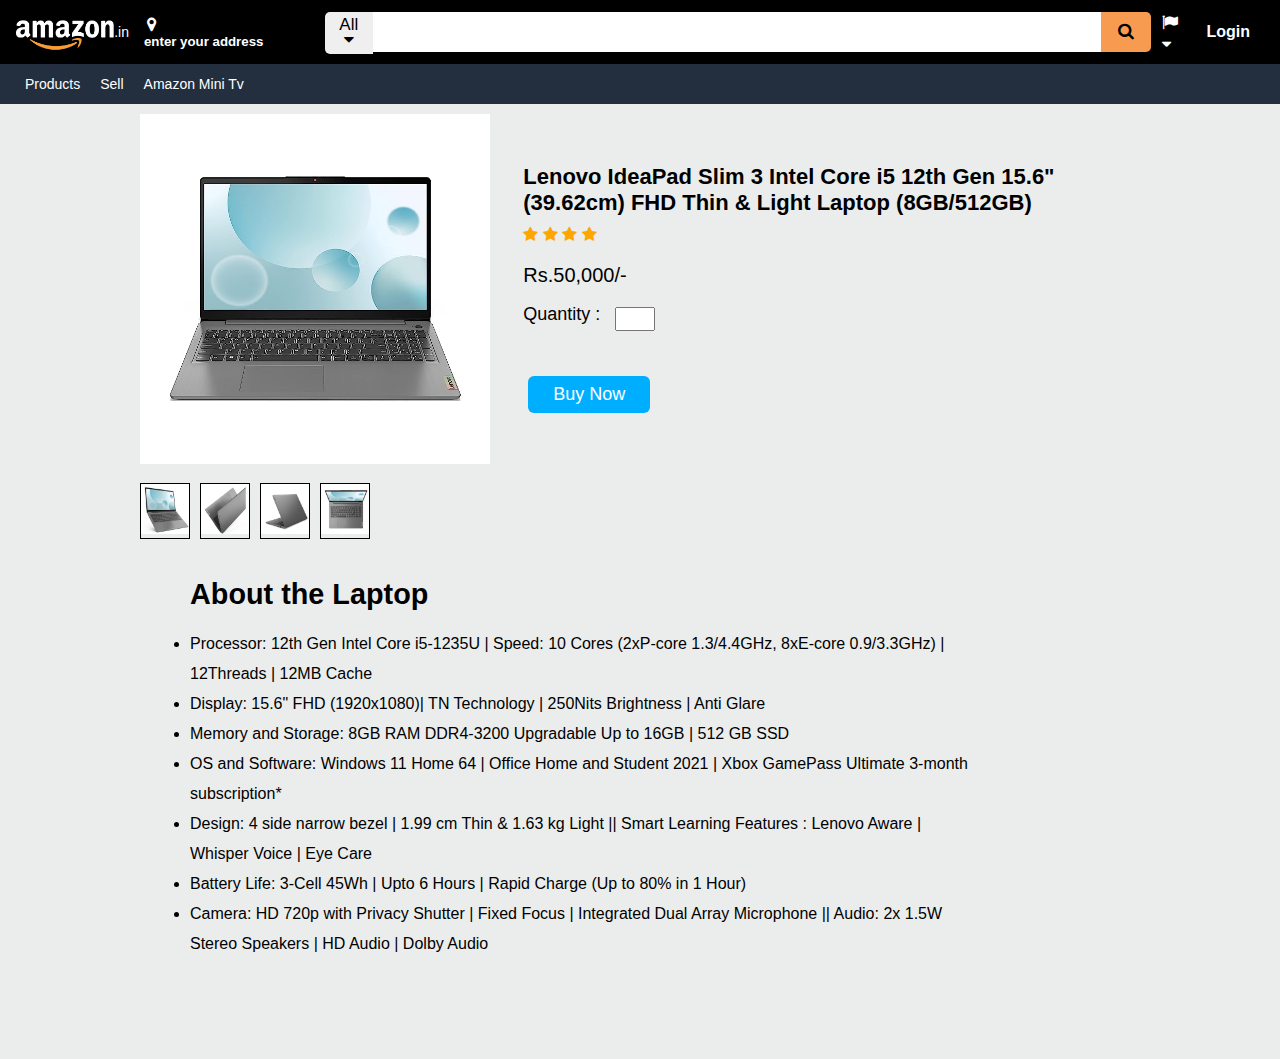
<file: Product-6/Amazon product details-6.html>
<!DOCTYPE html>
<html lang="en">
<head>
    <meta charset="UTF-8" />
    <meta http-equiv="X-UA-Compatible" content="IE=edge" />
    <meta name="viewport" content="width=device-width, initial-scale=1.0" />
    <link rel="icon" href="images/Amazonlogo.png">
    <title>Amazon Product Details</title>
    <link rel="stylesheet" href="Amazon product details-6.css" />
   <link rel="stylesheet" href="https://cdnjs.cloudflare.com/ajax/libs/font-awesome/4.7.0/css/font-awesome.css">
  </head>
  <body>
    <nav>
      <div class="left dflex">
        <a href="E:\Front-End Development\Senchola Internship\Amazon task\Amazon Website\index.html"><img src="images/amazon1.png" alt="logo" class="logo" /><span>.in</span></a>
        <div class="item">
          <i class="fa fa-map-marker me"></i>
          <h5>enter your address</h5>
        </div>
      </div>
      <div class="searchBox dflex">
        <div class="box">
          <div class="dflex">
            <button type="submit" class="all">All<i class="fa fa-sort-desc"></i>
            </button>
            <input type="text">
            <button type="submit" class="search">
              <i class="fa fa-search"></i>
            </button>
          </div>
        </div>
      </div>
      <div class="right dflex">
        <div class="item">
          <i class="fa fa-flag"></i><i class="fa fa-sort-desc"></i>
        </div>
        <div class="item">
          <a href="E:\Front-End Development\Senchola Internship\Task-8\Amazon login\Amazon login form.html"><b>Login</b></a>
        </div>
      </div>
    </nav>
    <nav class="subnavigation">
      <ul class="submenu">
        <a href="E:\Front-End Development\Senchola Internship\Amazon task\Amazon Website\Amazon products.html">
          <li>Products</li>
        </a>
        <a href="E:\Front-End Development\Senchola Internship\Amazon task\Amazon Website\Amazon Sellpage.html">
          <li>Sell</li>
        </a>
        <a href="E:\Front-End Development\Senchola Internship\Amazon task\Amazon Website\Amazon Mini Tv.html">
          <li>Amazon Mini Tv</li>
        </a>
      </ul>
    </nav>

    <!--Amazon Product details-->
    <div class="flex-box">
        <div class="left">
            <div class="big-img">
                <img src="images/Lenovo IdeaPad-1.jpg">
            </div>
            <div class="images">
                <div class="small-img">
                    <img src="images/Lenovo IdeaPad-2.jpg" onclick="showImg(this.src)">
                </div>
                <div class="small-img">
                    <img src="images/Lenovo IdeaPad-3.jpg" onclick="showImg(this.src)">
                </div>
                <div class="small-img">
                    <img src="images/Lenovo IdeaPad-4.jpg" onclick="showImg(this.src)">
                </div>
                <div class="small-img">
                    <img src="images/Lenovo IdeaPad-5.jpg" onclick="showImg(this.src)">
                </div>
            </div>
        </div>

        <div class="right">
            <div class="pname">Lenovo IdeaPad Slim 3 Intel Core i5 12th Gen 15.6" (39.62cm) FHD Thin & Light Laptop (8GB/512GB)</div>
            <span class="fa fa-star checked"></span>
            <span class="fa fa-star checked"></span>
            <span class="fa fa-star checked"></span>
            <span class="fa fa-star checked"></span>
            <div class="price">Rs.50,000/-</div>
            <div class="quantity">
                <p>Quantity :</p>
                <input type="number">
            </div>
            <div class="btn-box">
                <a href="#"><button class="buy-btn">Buy Now</button></a>
            </div>
        </div>
    </div>
    <div class="product-about">
        <h2>About the Laptop</h2>
            <li>Processor: 12th Gen Intel Core i5-1235U | Speed: 10 Cores (2xP-core 1.3/4.4GHz, 8xE-core 0.9/3.3GHz) | 12Threads | 12MB Cache</li>
            <li>Display: 15.6" FHD (1920x1080)| TN Technology | 250Nits Brightness | Anti Glare</li>
            <li>Memory and Storage: 8GB RAM DDR4-3200 Upgradable Up to 16GB | 512 GB SSD</li>
            <li>OS and Software: Windows 11 Home 64 | Office Home and Student 2021 | Xbox GamePass Ultimate 3-month subscription*</li>
            <li>Design: 4 side narrow bezel | 1.99 cm Thin & 1.63 kg Light || Smart Learning Features : Lenovo Aware | Whisper Voice | Eye Care</li>
            <li>Battery Life: 3-Cell 45Wh | Upto 6 Hours | Rapid Charge (Up to 80% in 1 Hour)</li>
            <li>Camera: HD 720p with Privacy Shutter | Fixed Focus | Integrated Dual Array Microphone || Audio: 2x 1.5W Stereo Speakers | HD Audio | Dolby Audio</li>
    </div>


    <script>
        let bigImg = document.querySelector('.big-img img');
        function showImg(pic){
            bigImg.src = pic;
        }
    </script>
</body>
</html>
</file>
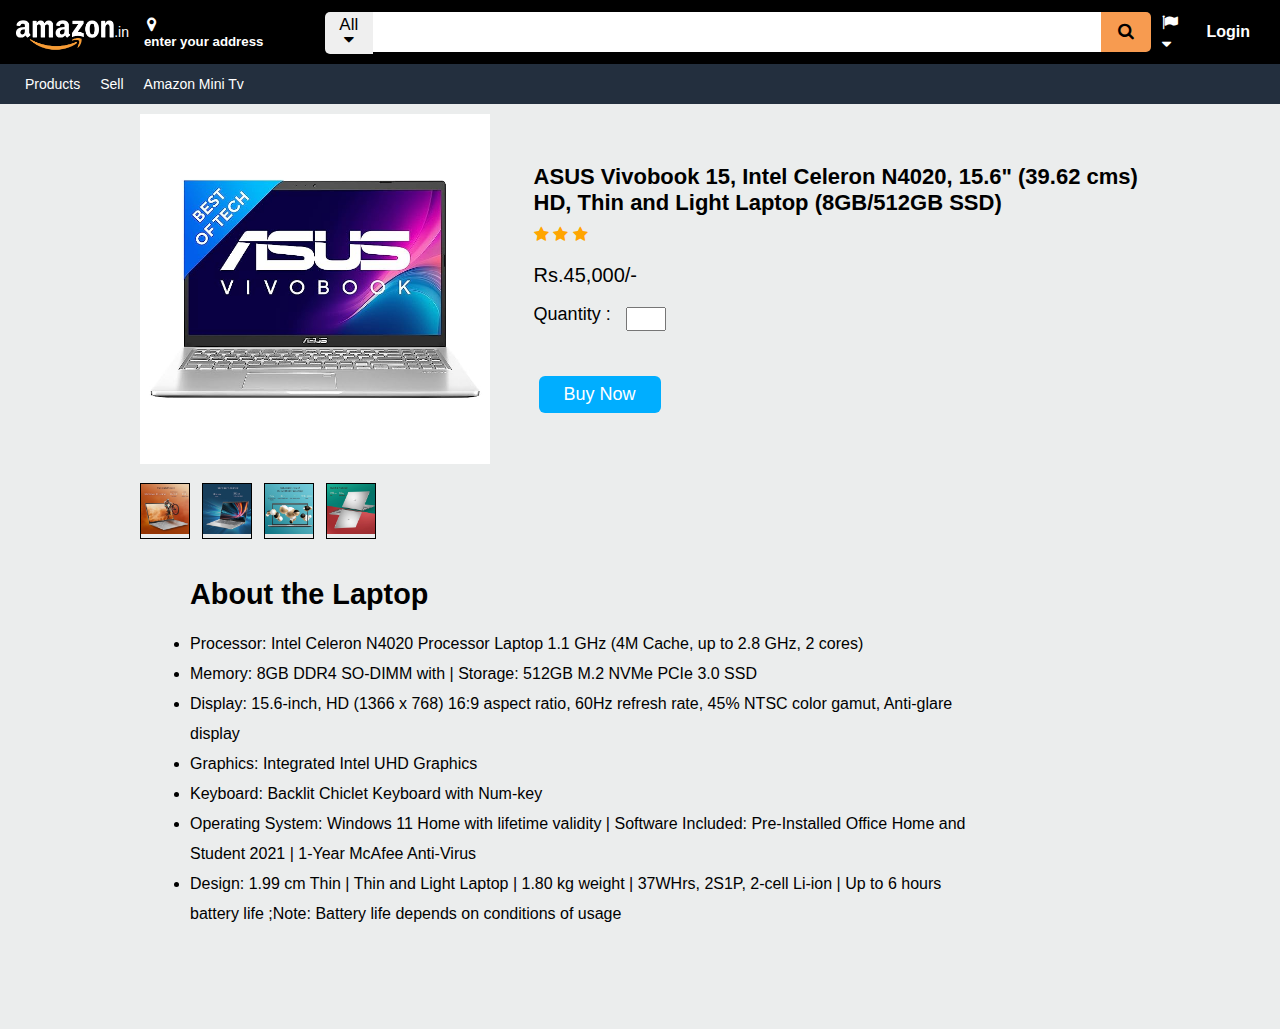
<file: Product-7/Amazon product details-7.html>
<!DOCTYPE html>
<html lang="en">
<head>
    <meta charset="UTF-8" />
    <meta http-equiv="X-UA-Compatible" content="IE=edge" />
    <meta name="viewport" content="width=device-width, initial-scale=1.0" />
    <link rel="icon" href="images/Amazonlogo.png">
    <title>Amazon Product Details</title>
    <link rel="stylesheet" href="Amazon product details-7.css" />
   <link rel="stylesheet" href="https://cdnjs.cloudflare.com/ajax/libs/font-awesome/4.7.0/css/font-awesome.css">
  </head>
  <body>
    <nav>
      <div class="left dflex">
        <a href="E:\Front-End Development\Senchola Internship\Amazon task\Amazon Website\index.html"><img src="images/amazon1.png" alt="logo" class="logo" /><span>.in</span></a>
        <div class="item">
          <i class="fa fa-map-marker me"></i>
          <h5>enter your address</h5>
        </div>
      </div>
      <div class="searchBox dflex">
        <div class="box">
          <div class="dflex">
            <button type="submit" class="all">All<i class="fa fa-sort-desc"></i>
            </button>
            <input type="text">
            <button type="submit" class="search">
              <i class="fa fa-search"></i>
            </button>
          </div>
        </div>
      </div>
      <div class="right dflex">
        <div class="item">
          <i class="fa fa-flag"></i><i class="fa fa-sort-desc"></i>
        </div>
        <div class="item">
          <a href="E:\Front-End Development\Senchola Internship\Task-8\Amazon login\Amazon login form.html"><b>Login</b></a>
        </div>
      </div>
    </nav>
    <nav class="subnavigation">
      <ul class="submenu">
        <a href="E:\Front-End Development\Senchola Internship\Amazon task\Amazon Website\Amazon products.html">
          <li>Products</li>
        </a>
        <a href="E:\Front-End Development\Senchola Internship\Amazon task\Amazon Website\Amazon Sellpage.html">
          <li>Sell</li>
        </a>
        <a href="E:\Front-End Development\Senchola Internship\Amazon task\Amazon Website\Amazon Mini Tv.html">
          <li>Amazon Mini Tv</li>
        </a>
      </ul>
    </nav>

    <!--Amazon Product details-->
    <div class="flex-box">
        <div class="left">
            <div class="big-img">
                <img src="images/ASUS Vivobook 15-1.jpg">
            </div>
            <div class="images">
                <div class="small-img">
                    <img src="images/ASUS Vivobook 15-2.jpg" onclick="showImg(this.src)">
                </div>
                <div class="small-img">
                    <img src="images/ASUS Vivobook 15-3.jpg" onclick="showImg(this.src)">
                </div>
                <div class="small-img">
                    <img src="images/ASUS Vivobook 15-4.jpg" onclick="showImg(this.src)">
                </div>
                <div class="small-img">
                    <img src="images/ASUS Vivobook 15-5.jpg" onclick="showImg(this.src)">
                </div>
            </div>
        </div>

        <div class="right">
            <div class="pname">ASUS Vivobook 15, Intel Celeron N4020, 15.6" (39.62 cms) HD, Thin and Light Laptop (8GB/512GB SSD)</div>
            <span class="fa fa-star checked"></span>
            <span class="fa fa-star checked"></span>
            <span class="fa fa-star checked"></span>
            <div class="price">Rs.45,000/-</div>
            <div class="quantity">
                <p>Quantity :</p>
                <input type="number">
            </div>
            <div class="btn-box">
                <a href="#"><button class="buy-btn">Buy Now</button></a>
            </div>
        </div>
    </div>
    <div class="product-about">
        <h2>About the Laptop</h2>
            <li>Processor: Intel Celeron N4020 Processor Laptop 1.1 GHz (4M Cache, up to 2.8 GHz, 2 cores)</li>
            <li>Memory: 8GB DDR4 SO-DIMM with | Storage: 512GB M.2 NVMe PCIe 3.0 SSD</li>
            <li>Display: 15.6-inch, HD (1366 x 768) 16:9 aspect ratio, 60Hz refresh rate, 45% NTSC color gamut, Anti-glare display</li>
            <li>Graphics: Integrated Intel UHD Graphics</li>
            <li>Keyboard: Backlit Chiclet Keyboard with Num-key</li>
            <li>Operating System: Windows 11 Home with lifetime validity | Software Included: Pre-Installed Office Home and Student 2021 | 1-Year McAfee Anti-Virus</li>
            <li>Design: 1.99 cm Thin | Thin and Light Laptop | 1.80 kg weight | 37WHrs, 2S1P, 2-cell Li-ion | Up to 6 hours battery life ;Note: Battery life depends on conditions of usage</li>
    </div>


    <script>
        let bigImg = document.querySelector('.big-img img');
        function showImg(pic){
            bigImg.src = pic;
        }
    </script>
</body>
</html>
</file>
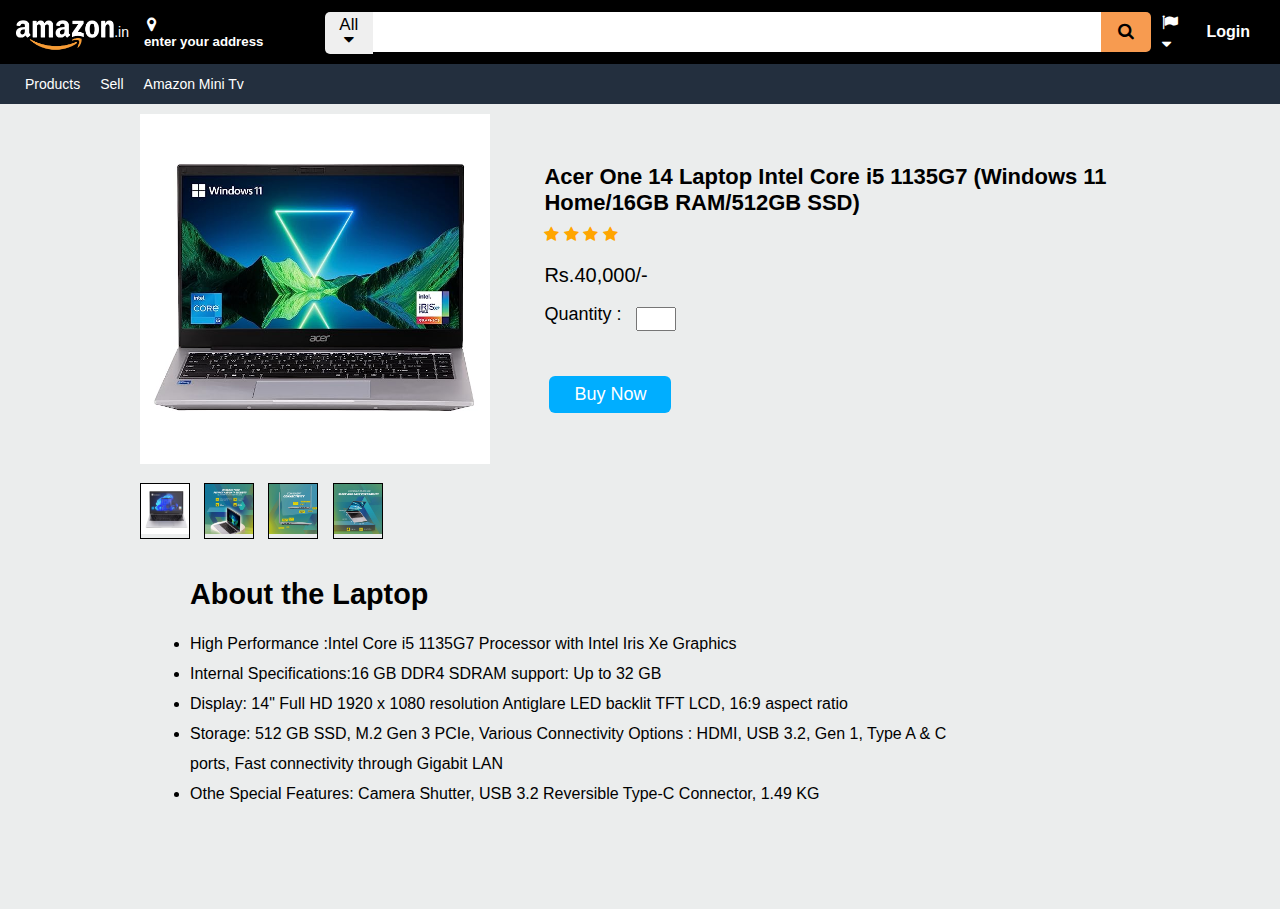
<file: Product-8/Amazon product details-8.html>
<!DOCTYPE html>
<html lang="en">
<head>
    <meta charset="UTF-8" />
    <meta http-equiv="X-UA-Compatible" content="IE=edge" />
    <meta name="viewport" content="width=device-width, initial-scale=1.0" />
    <link rel="icon" href="images/Amazonlogo.png">
    <title>Amazon Product Details</title>
    <link rel="stylesheet" href="Amazon product details-8.css" />
   <link rel="stylesheet" href="https://cdnjs.cloudflare.com/ajax/libs/font-awesome/4.7.0/css/font-awesome.css">
  </head>
  <body>
    <nav>
      <div class="left dflex">
        <a href="E:\Front-End Development\Senchola Internship\Amazon task\Amazon Website\index.html"><img src="images/amazon1.png" alt="logo" class="logo" /><span>.in</span></a>
        <div class="item">
          <i class="fa fa-map-marker me"></i>
          <h5>enter your address</h5>
        </div>
      </div>
      <div class="searchBox dflex">
        <div class="box">
          <div class="dflex">
            <button type="submit" class="all">All<i class="fa fa-sort-desc"></i>
            </button>
            <input type="text">
            <button type="submit" class="search">
              <i class="fa fa-search"></i>
            </button>
          </div>
        </div>
      </div>
      <div class="right dflex">
        <div class="item">
          <i class="fa fa-flag"></i><i class="fa fa-sort-desc"></i>
        </div>
        <div class="item">
          <a href="E:\Front-End Development\Senchola Internship\Task-8\Amazon login\Amazon login form.html"><b>Login</b></a>
        </div>
      </div>
    </nav>
    <nav class="subnavigation">
      <ul class="submenu">
        <a href="E:\Front-End Development\Senchola Internship\Amazon task\Amazon Website\Amazon products.html">
          <li>Products</li>
        </a>
        <a href="E:\Front-End Development\Senchola Internship\Amazon task\Amazon Website\Amazon Sellpage.html">
          <li>Sell</li>
        </a>
        <a href="E:\Front-End Development\Senchola Internship\Amazon task\Amazon Website\Amazon Mini Tv.html">
          <li>Amazon Mini Tv</li>
        </a>
      </ul>
    </nav>

    <!--Amazon Product details-->
    <div class="flex-box">
        <div class="left">
            <div class="big-img">
                <img src="images/Acer One 14-1.jpg">
            </div>
            <div class="images">
                <div class="small-img">
                    <img src="images/Acer One 14-2.jpg" onclick="showImg(this.src)">
                </div>
                <div class="small-img">
                    <img src="images/Acer One 14-3.jpg" onclick="showImg(this.src)">
                </div>
                <div class="small-img">
                    <img src="images/Acer One 14-4.jpg" onclick="showImg(this.src)">
                </div>
                <div class="small-img">
                    <img src="images/Acer One 14-5.jpg" onclick="showImg(this.src)">
                </div>
            </div>
        </div>

        <div class="right">
            <div class="pname">Acer One 14 Laptop Intel Core i5 1135G7 (Windows 11 Home/16GB RAM/512GB SSD)</div>
            <span class="fa fa-star checked"></span>
            <span class="fa fa-star checked"></span>
            <span class="fa fa-star checked"></span>
            <span class="fa fa-star checked"></span>
            <div class="price">Rs.40,000/-</div>
            <div class="quantity">
                <p>Quantity :</p>
                <input type="number">
            </div>
            <div class="btn-box">
                <a href="#"><button class="buy-btn">Buy Now</button></a>
            </div>
        </div>
    </div>
    <div class="product-about">
        <h2>About the Laptop</h2>
            <li>High Performance :Intel Core i5 1135G7 Processor with Intel Iris Xe Graphics</li>
            <li>Internal Specifications:16 GB DDR4 SDRAM support: Up to 32 GB</li>
            <li>Display: 14" Full HD 1920 x 1080 resolution Antiglare LED backlit TFT LCD, 16:9 aspect ratio</li>
            <li>Storage: 512 GB SSD, M.2 Gen 3 PCIe, Various Connectivity Options : HDMI, USB 3.2, Gen 1, Type A & C ports, Fast connectivity through Gigabit LAN</li>
            <li>Othe Special Features: Camera Shutter, USB 3.2 Reversible Type-C Connector, 1.49 KG</li>
    </div>


    <script>
        let bigImg = document.querySelector('.big-img img');
        function showImg(pic){
            bigImg.src = pic;
        }
    </script>
</body>
</html>
</file>
<file: Amazon login form.css>
* {
    margin: 0px;
    padding: 0px;
    font-family: Arial, Helvetica, sans-serif;
}

.logo {
    display: flex;
    justify-content: center;
    align-items: center;
}

.logo img {
    width: 103px;
    height: 33px;
    margin-top: 15px;
}

.logo span {
    margin-top: 10px;
    font-size: 14px;
}

.card {
    width: 330px;
    height: 290px;
    padding: 0px 26px;
    display: flex;
    justify-content: space-around;
    flex-direction: column;
    border: 1px solid #ddd;
    border-radius: 4px;
    margin: 20px auto 25px auto;
}

.card h1 {
    font-weight: 400;
    font-size: 28px;
}

.card label {
    font-size: 13px;
    padding-left: 2px;
    padding-bottom: 2px;
    font-weight: 700;
}

.card input {
    width: 272px;
    height: 25px;
    padding: 3px 7px;
    margin-top: 3px;
    background-color: #fff;
    border: 1px solid #a6a6a6;
    border-radius: 3px;
}

.card input:focus {
    outline: 3px solid skyblue;
}

.card button {
    width: 288px;
    height: 31px;
    margin-top: 15px;
    border-radius: 12px;
    background-color: #FFCC00;
    border: 1px solid #a6a6a6;
}

.card button:hover {
    cursor: pointer;
    background-color: #CCCC33;
}

.card p,.card p a {
    font-size: 12px;
    line-height: 1.5;
}

a {
    text-decoration: none;
    color: #0066c0;
}

.card a {
    margin-top: 10px;
    font-size: 13px;
}

.break p {
    font-size: 12px;
    color: #767676;
    font-weight: 400;
    position: relative;
    display: inline-block;
    background-color: #fff;
    padding: 0 8px 0 7px;
}

.break{
    display: flex;
    justify-content: center;
}
.btn{
    display: flex;
    justify-content: center;
}

.break::before,
.break::after {
    content: "";
    position: relative;
    top: 5px;
    display: inline-block;
    width: 120px;
    border-top: 1px solid #e7e7e7;
}

.btn button {
    width: 348px;
    height: 31px;
    margin: 15px auto;
    border-color: #e7e9ec;
    background-color: white;
    border: 1px solid #a6a6a6;
    border-top-color: #949494;
    border-radius: 8px;
}

.btn a button:hover {
    cursor: pointer;
    background-color:rgb(231, 229, 229)
}
.btn a button:focus{
    outline: 3px solid skyblue;
}

footer .links {
    display: flex;
    justify-content: space-between;
    width: 250px;
    margin: 25px auto 15px auto;
}

footer .links a {
    font-size: 12px;
    text-decoration: none;
    color: rgb(93, 93, 248);
}

footer::before {
    content: "";
    display: flex;
    justify-content: center;
    width: 80%;
    margin: auto;
    height: 44px;
    margin-top: -35px;
    border-top: 1px solid transparent;
    box-shadow: 0 10px 15px -20px #333;
}

footer p {
    font-size: 11px;
    color: #555;
    text-align: center;
}
</file>
<file: Amazon password assistance form.css>
* {
    margin: 0px;
    padding: 0px;
    font-family: Arial, Helvetica, sans-serif;
}

.logo {
    display: flex;
    justify-content: center;
    align-items: center;
}

.logo img {
    width: 103px;
    height: 33px;
    margin-top: 15px;
}

.logo span {
    margin-top: 10px;
    font-size: 14px;
}

.card {
    width: 330px;
    height: 220px;
    padding: 0px 26px;
    justify-content: space-around;
    flex-direction: column;
    border: 1px solid #ddd;
    border-radius: 4px;
    margin: 20px auto 25px auto;
}

.card h1 {
    font-weight: 100;
    font-size: 28px;
    padding-top: 20px;
    line-height: 10px;
}

.card label {
    font-size: 13px;
    padding-left: 2px;
    padding-bottom: 2px;
    font-weight: 700;
}

.card input {
    width: 272px;
    height: 25px;
    padding: 3px 7px;
    margin-top: 3px;
    background-color: #fff;
    border: 1px solid #a6a6a6;
    border-radius: 3px;
}

.card input:focus {
    outline: 3px solid skyblue;
}

.card button {
    width: 288px;
    height: 31px;
    margin-top: 15px;
    border-radius: 12px;
    background-color: #FFCC00;
    border: 1px solid #a6a6a6;
}

.card button:hover {
    cursor: pointer;
    background-color: #CCCC33;
}

.card p{
    font-size: 12px;
    padding-top: 20px;
    padding-bottom: 20px;
}
.card2 p{
    margin-top: -20px;
    padding-left: 490px;
    width: 300px;
}
.card3 p {
    margin-top: 10px;
    padding-left: 490px;
    font-size: small;
    width: 390px;
    text-decoration: none;
    padding-bottom: 40px;
}
.card3 p a{
    text-decoration: none;
}
footer .links {
    display: flex;
    justify-content: space-between;
    width: 250px;
    margin: 25px auto 15px auto;
}

footer .links a {
    font-size: 12px;
    text-decoration: none;
    color: rgb(93, 93, 248);
}

footer::before {
    content: "";
    display: flex;
    justify-content: center;
    width: 80%;
    margin: auto;
    height: 44px;
    margin-top: -35px;
    border-top: 1px solid transparent;
    box-shadow: 0 10px 15px -20px #333;
}

footer p {
    font-size: 11px;
    color: #555;
    text-align: center;
}
</file>
<file: Amazon products.css>
* {
  margin: 0;
  padding: 0;
  box-sizing: border-box;
  color: white;
  font-family: Arial, Helvetica, sans-serif;
}
body {
  background-color: #ebeded;
}

nav {
  background-color: #000;
  display: flex;
  justify-content: space-between;
  align-items: center;
  padding: 4px 15px 4px 10px;
}
.dflex {
  display: flex;
  align-items: center;
  padding-right: 0px;
}
.item {
  padding: 10px 10px;
}
.item:hover {
  border: 1px solid #fff;
  border-radius: 2px;
  margin: -1px;
}
.logo {
  text-align: center;
  margin: 1px;
  margin-bottom: -5px;
  padding: 6px 8px 0px 0px;
  height: 42px;
}
a {
  display: flex;
  text-align: center;
  align-items: center;
  text-decoration: none;
  padding: 5px 5px 5px;
}
a:hover {
  border: 1px solid #fff;
  margin: -1px;
  border-radius: 3px;
}
a span {
  font-size: 14px;
  margin-left: -10px;
}
p {
  font-size: 12px;
  line-height: 15px;
}
.item i {
  padding: 0 3px;
}
nav input {
  width: 740px;
  padding: 10px;
  font-size: 17px;
  border: none;
  outline: none;
  color: black;
}
nav button {
  padding: 10px 10px;
  color: black;
  font-size: 17px;
  border: none;
  border-radius: 5px 0px 0px 5px;
  cursor: pointer;
}
nav .search {
  padding: 10px 17px;
  margin: -2px;
  background: rgb(247, 155, 80);
  border-radius: 0px 5px 5px 0px;
}
nav .search i,
nav .all i {
  color: black;
}

.box:hover {
  border: 4px solid rgb(247, 155, 80);
  box-shadow: 0px 0px 3px 0px rgb(247, 155, 80);
  border-radius: 10px;
}
.subnavigation {
  background-color: #232f3e;
  padding: 6px 15px;
}
.submenu {
  display: flex;
  align-items: center;
  justify-content: space-around;
}
ul li {
  list-style: none;
  font-weight: 500;
  padding: 1px 5px;
  font-size: 14px;
}
nav submenu i {
  font-size: 16px;
}
.li {
  margin: -5px;
  font-size: 20px;
}
.bg {
  position: relative;
  padding: 6px 6px;
  margin: -5px 0;
  margin-right: 10px;
  background-color: rgb(247, 155, 80);
}



  

  

.all-products {
	display: flex;
	align-items: center;
	justify-content: center;
	flex-wrap: wrap;
}
.product {
	overflow: hidden;
	background: #ffffff;
	color: #21201e;
	text-align: center;
	width: 240px;
	height: 400px;
	padding: 2rem;
	display: flex;
	flex-direction: column;
	align-items: center;
	justify-content: center;
	border-radius: 1.2rem;
  border-style: solid;
  border-color:  #7a7a7a;
	margin: 2rem;
}

.product .product-title,
.product .product-price {
	font-size: 18px;
}

.product:hover img {
	scale: 1.1;
}

.product:hover {
	box-shadow: 15px 15px 15px #c55a5a;
}

.product img {
	height: 200px;
	margin: 1rem;
	transition: all 0.3s;
}

.product a:link,
.product a:visited {
	color: #ececec;
	display: inline-block;
	text-decoration: none;
	background-color: #0376e9;
	padding: 1.2rem 3rem;
	border-radius: 1rem;
	margin-top: 1rem;
	font-size: 14px;
	transition: all 0.2s;
}

.product a:hover {
	transform: scale(1.1);
}

h4, p {
    color: #000;
}
.item h5{
  color:white;
}






.footer {
  background-color: #222f3d;
  color: white;
  height: 400px;
  justify-content: space-around;
  display: flex;
}


.ftbtn {
  color: white;
  background-color: #222f3d;
  margin-left: 5%;
  height: 40px;
  margin-top: 10px;



}


.footer-panel1 h5{
  color: #ffffff;
  font-size:medium;
  line-height: 250%;
}

.footer-panel1 p{
  color: #ffffff;
  font-size:medium;
  line-height: 250%;
}
.footer-panel1 {
  background-color: #0f1111;
  height: 500px;
}

.ftp1 {
  color: white;

  justify-content: space-around;
  display: flex;
}

.ftp2 {
  color: white;

  justify-content: space-around;
  display: flex;
}

.ftp3 {
  color: white;

  justify-content: space-around;
  display: flex;
}
</file>
<file: Amazon registration form.css>
* {
    margin: 0px;
    padding: 0px;
    font-family: Arial, Helvetica, sans-serif;
}

.logo {
    display: flex;
    justify-content: center;
    align-items: center;
}

.logo img {
    width: 103px;
    height: 33px;
    margin-top: 15px;
}

.logo span {
    margin-top: 10px;
    font-size: 14px;
}
.form-select:focus{
    background: #b3b1b1;
    border-color: rgb(1, 162, 226);

}
.card label{
    display: flex;
    flex-direction: row;
    width: 10px;
    margin-top: 10px;
    white-space: nowrap;
    line-height: 28px;
  }
.card {
    width: 330px;
    height: 590px;
    padding: 20px 26px;
    display: flex;
    justify-content: space-around;
    flex-direction: column;
    border: 1px solid #ddd;
    border-radius: 4px;
    margin: 20px auto 25px auto;
}

.card h1 {
    font-weight: 400;
    font-size: 28px;
}

.card label {
    font-size: 13px;
    padding-left: 2px;
    padding-bottom: 2px;
    font-weight: 700;
}

.card input {
    width: 272px;
    height: 25px;
    padding: 3px 7px;
    margin-top: 3px;
    background-color: #fff;
    border: 1px solid #a6a6a6;
    border-radius: 3px;
}

.card input:focus {
    outline: 3px solid skyblue;
}

.card button {
    width: 288px;
    height: 31px;
    margin-top: 15px;
    border-radius: 12px;
    background-color: #FFCC00;
    border: 1px solid #a6a6a6;
}

.card button:hover {
    cursor: pointer;
    background-color: #CCCC33;
}

.card p,
.card p a {
    font-size: 12px;
    line-height: 1.5;
}
.para p{
    padding-left: 15px;
    font-size: 12px;
}

a {
    text-decoration: none;
    color: #0066c0;
}

.card a {
    margin-top: 10px;
    font-size: 13px;
}

footer .links {
    display: flex;
    justify-content: space-between;
    width: 250px;
    margin: 25px auto 15px auto;
}

footer .links a {
    font-size: 12px;
}

footer::before {
    content: "";
    display: flex;
    justify-content: center;
    width: 80%;
    margin: auto;
    height: 44px;
    margin-top: -35px;
    border-top: 1px solid transparent;
    box-shadow: 0 10px 15px -20px #333;
}

footer p {
    font-size: 11px;
    color: #555;
    padding-bottom: 50px;
    text-align: center;
}
</file>
<file: Product-1/Amazon product details-1.css>
* {
  margin: 0;
  padding: 0;
  box-sizing: border-box;
  color: white;
  font-family: Arial, Helvetica, sans-serif;
}
body {
  background-color: #ebeded;
}

nav {
  background-color: #000;
  display: flex;
  justify-content: space-between;
  align-items: center;
  padding: 4px 15px 4px 10px;
}
.dflex {
  display: flex;
  align-items: center;
  padding-right: 0px;
}
.item {
  padding: 10px 10px;
}
.item:hover {
  border: 1px solid #fff;
  border-radius: 2px;
  margin: -1px;
}
.logo {
  text-align: center;
  margin: 1px;
  margin-bottom: -5px;
  padding: 6px 8px 0px 0px;
  height: 42px;
}
a {
  display: flex;
  text-align: center;
  align-items: center;
  text-decoration: none;
  padding: 5px 5px 5px;
}
a:hover {
  border: 1px solid #fff;
  margin: -1px;
  border-radius: 3px;
}
a span {
  font-size: 14px;
  margin-left: -10px;
}
p {
  font-size: 12px;
  line-height: 15px;
}
.item i {
  padding: 0 3px;
}
nav input {
  width: 740px;
  padding: 10px;
  font-size: 17px;
  border: none;
  outline: none;
  color: black;
}
nav button {
  padding: 10px 10px;
  color: black;
  font-size: 17px;
  border: none;
  border-radius: 5px 0px 0px 5px;
  cursor: pointer;
}
nav .search {
  padding: 10px 17px;
  margin: -2px;
  background: rgb(247, 155, 80);
  border-radius: 0px 5px 5px 0px;
}
nav .search i,
nav .all i {
  color: black;
}
nav .all{
  margin-top: 1px;
  line-height: 5px;
}
.box:hover {
  border: 4px solid rgb(247, 155, 80);
  box-shadow: 0px 0px 3px 0px rgb(247, 155, 80);
  border-radius: 10px;
}
.subnavigation {
  background-color: #232f3e;
  padding: 6px 15px;
}
.submenu {
  display: flex;
  align-items: center;
  justify-content: space-around;
}
ul li {
  list-style: none;
  font-weight: 500;
  padding: 1px 5px;
  font-size: 14px;
}
nav submenu i {
  font-size: 16px;
}
.li {
  margin: -5px;
  font-size: 20px;
}
.bg {
  position: relative;
  padding: 6px 6px;
  margin: -5px 0;
  margin-right: 10px;
  background-color: rgb(247, 155, 80);
}









.flex-box {
  display: flex;
  width: 1000px;
  margin: 10px auto;
}

.left {
  width: 40%;
}

.pname,
.price,
.quantity p,
.product-about h2,
.product-about li {
  color: #000;
}

.big-img {
  width: 350px;
}

.big-img img {
  width: inherit;
}

.images {
  display: flex;
  justify-content: space-between;
  width: 60%;
  margin-top: 15px;
}

.small-img {
  width: 50px;
  overflow: hidden;
  border: 1.5px solid black;
}

.small-img img {
  width: inherit;
  cursor: pointer;
  transition: all 0.3s ease;
}

.small-img:hover img {
  transform: scale(1.2);
}

.url {
  font-size: 16px;
  font-weight: 400;
  color: rgb(0, 102, 255);
}

.pname {
  font-size: 22px;
  font-weight: 600;
  margin-top: 50px;
}

.ratings i {
  color: rgb(255, 136, 0);
}

.price {
  font-size: 20px;
  font-weight: 500;
  margin: 20px 0;
}

.size {
  display: flex;
  align-items: center;
  margin: 20px 0;
}

.size p {
  font-size: 18px;
  font-weight: 500;
}

.psize {
  width: 60px;
  height: 30px;
  border: 1px solid #ff5e00;
  color: #000;
  text-align: center;
  margin: 0 10px;
  cursor: pointer;
}

.psize.active {
  border-width: 1.5px;
  color: #ff5e00;
  font-weight: 500;
}

.quantity {
  display: flex;
}

.quantity p {
  font-size: 18px;
  font-weight: 500;
}

.quantity input {
  width: 40px;
  font-size: 17px;
  font-weight: 500;
  text-align: center;
  color: #000;
  margin-left: 15px;
}

.btn-box {
  display: flex;
  margin-top: 40px;
}

.btn-box button {
  font-size: 18px;
  padding: 8px 25px;
  border: none;
  outline: none;
  border-radius: 6px;
  cursor: pointer;
  color: white;
}

.cart-btn {
  background-color: #ff5e00;
  margin-right: 20px;
}

.buy-btn {
  background-color: #00aeff;
}

.cart-btn:hover {
  background-color: #ff3c00;
}

.buy-btn:hover {
  background-color: #0066ff;
}

h2 {
  text-align: left;
  margin-bottom: 20px;
  padding-top: 30px;
  font-size: 1.8rem;
}

.product-about {
  line-height: 30px;
  padding-left: 190px;
  margin-right: 300px;
  padding-top: -200px;
  padding-bottom: 100px;
}
.checked {
  color: orange;
  padding-top: 10px;
}
</file>
<file: Product-2/Amazon product details-2.css>
* {
  margin: 0;
  padding: 0;
  box-sizing: border-box;
  color: white;
  font-family: Arial, Helvetica, sans-serif;
}
body {
  background-color: #ebeded;
}

nav {
  background-color: #000;
  display: flex;
  justify-content: space-between;
  align-items: center;
  padding: 4px 15px 4px 10px;
}
.dflex {
  display: flex;
  align-items: center;
  padding-right: 0px;
}
.item {
  padding: 10px 10px;
}
.item:hover {
  border: 1px solid #fff;
  border-radius: 2px;
  margin: -1px;
}
.logo {
  text-align: center;
  margin: 1px;
  margin-bottom: -5px;
  padding: 6px 8px 0px 0px;
  height: 42px;
}
a {
  display: flex;
  text-align: center;
  align-items: center;
  text-decoration: none;
  padding: 5px 5px 5px;
}
a:hover {
  border: 1px solid #fff;
  margin: -1px;
  border-radius: 3px;
}
a span {
  font-size: 14px;
  margin-left: -10px;
}
p {
  font-size: 12px;
  line-height: 15px;
}
.item i {
  padding: 0 3px;
}
nav input {
  width: 740px;
  padding: 10px;
  font-size: 17px;
  border: none;
  outline: none;
  color: black;
}
nav button {
  padding: 10px 10px;
  color: black;
  font-size: 17px;
  border: none;
  border-radius: 5px 0px 0px 5px;
  cursor: pointer;
}
nav .search {
  padding: 10px 17px;
  margin: -2px;
  background: rgb(247, 155, 80);
  border-radius: 0px 5px 5px 0px;
}
nav .search i,
nav .all i {
  color: black;
}
nav .all{
  margin-top: 1px;
  line-height: 5px;
}
.box:hover {
  border: 4px solid rgb(247, 155, 80);
  box-shadow: 0px 0px 3px 0px rgb(247, 155, 80);
  border-radius: 10px;
}
.subnavigation {
  background-color: #232f3e;
  padding: 6px 15px;
}
.submenu {
  display: flex;
  align-items: center;
  justify-content: space-around;
}
ul li {
  list-style: none;
  font-weight: 500;
  padding: 1px 5px;
  font-size: 14px;
}
nav submenu i {
  font-size: 16px;
}
.li {
  margin: -5px;
  font-size: 20px;
}
.bg {
  position: relative;
  padding: 6px 6px;
  margin: -5px 0;
  margin-right: 10px;
  background-color: rgb(247, 155, 80);
}









.flex-box {
  display: flex;
  width: 1000px;
  margin: 10px auto;
}

.left {
  width: 40%;
}

.pname,
.price,
.quantity p,
.product-about h2,
.product-about li {
  color: #000;
}

.big-img {
  width: 350px;
}

.big-img img {
  width: inherit;
}

.images {
  display: flex;
  justify-content: space-between;
  width: 60%;
  margin-top: 15px;
}

.small-img {
  width: 50px;
  overflow: hidden;
  border: 1.5px solid black;
}

.small-img img {
  width: inherit;
  cursor: pointer;
  transition: all 0.3s ease;
}

.small-img:hover img {
  transform: scale(1.2);
}

.url {
  font-size: 16px;
  font-weight: 400;
  color: rgb(0, 102, 255);
}

.pname {
  font-size: 22px;
  font-weight: 600;
  margin-top: 50px;
}

.ratings i {
  color: rgb(255, 136, 0);
}

.price {
  font-size: 20px;
  font-weight: 500;
  margin: 20px 0;
}

.size {
  display: flex;
  align-items: center;
  margin: 20px 0;
}

.size p {
  font-size: 18px;
  font-weight: 500;
}

.psize {
  width: 60px;
  height: 30px;
  border: 1px solid #ff5e00;
  color: #000;
  text-align: center;
  margin: 0 10px;
  cursor: pointer;
}

.psize.active {
  border-width: 1.5px;
  color: #ff5e00;
  font-weight: 500;
}

.quantity {
  display: flex;
}

.quantity p {
  font-size: 18px;
  font-weight: 500;
}

.quantity input {
  width: 40px;
  font-size: 17px;
  font-weight: 500;
  text-align: center;
  color: #000;
  margin-left: 15px;
}

.btn-box {
  display: flex;
  margin-top: 40px;
}

.btn-box button {
  font-size: 18px;
  padding: 8px 25px;
  border: none;
  outline: none;
  border-radius: 6px;
  cursor: pointer;
  color: white;
}

.cart-btn {
  background-color: #ff5e00;
  margin-right: 20px;
}

.buy-btn {
  background-color: #00aeff;
}

.cart-btn:hover {
  background-color: #ff3c00;
}

.buy-btn:hover {
  background-color: #0066ff;
}

h2 {
  text-align: left;
  margin-bottom: 20px;
  padding-top: 30px;
  font-size: 1.8rem;
}

.product-about {
  line-height: 30px;
  padding-left: 190px;
  margin-right: 300px;
  padding-top: -200px;
  padding-bottom: 100px;
}


.checked {
  color: orange;
  padding-top: 10px;
}
</file>
<file: Product-3/Amazon product details-3.css>
* {
  margin: 0;
  padding: 0;
  box-sizing: border-box;
  color: white;
  font-family: Arial, Helvetica, sans-serif;
}
body {
  background-color: #ebeded;
}

nav {
  background-color: #000;
  display: flex;
  justify-content: space-between;
  align-items: center;
  padding: 4px 15px 4px 10px;
}
.dflex {
  display: flex;
  align-items: center;
  padding-right: 0px;
}
.item {
  padding: 10px 10px;
}
.item:hover {
  border: 1px solid #fff;
  border-radius: 2px;
  margin: -1px;
}
.logo {
  text-align: center;
  margin: 1px;
  margin-bottom: -5px;
  padding: 6px 8px 0px 0px;
  height: 42px;
}
a {
  display: flex;
  text-align: center;
  align-items: center;
  text-decoration: none;
  padding: 5px 5px 5px;
}
a:hover {
  border: 1px solid #fff;
  margin: -1px;
  border-radius: 3px;
}
a span {
  font-size: 14px;
  margin-left: -10px;
}
p {
  font-size: 12px;
  line-height: 15px;
}
.item i {
  padding: 0 3px;
}
nav input {
  width: 740px;
  padding: 10px;
  font-size: 17px;
  border: none;
  outline: none;
  color: black;
}
nav button {
  padding: 10px 10px;
  color: black;
  font-size: 17px;
  border: none;
  border-radius: 5px 0px 0px 5px;
  cursor: pointer;
}
nav .search {
  padding: 10px 17px;
  margin: -2px;
  background: rgb(247, 155, 80);
  border-radius: 0px 5px 5px 0px;
}
nav .search i,
nav .all i {
  color: black;
}
nav .all{
  margin-top: 1px;
  line-height: 5px;
}
.box:hover {
  border: 4px solid rgb(247, 155, 80);
  box-shadow: 0px 0px 3px 0px rgb(247, 155, 80);
  border-radius: 10px;
}
.subnavigation {
  background-color: #232f3e;
  padding: 6px 15px;
}
.submenu {
  display: flex;
  align-items: center;
  justify-content: space-around;
}
ul li {
  list-style: none;
  font-weight: 500;
  padding: 1px 5px;
  font-size: 14px;
}
nav submenu i {
  font-size: 16px;
}
.li {
  margin: -5px;
  font-size: 20px;
}
.bg {
  position: relative;
  padding: 6px 6px;
  margin: -5px 0;
  margin-right: 10px;
  background-color: rgb(247, 155, 80);
}









.flex-box {
  display: flex;
  width: 1000px;
  margin: 10px auto;
}

.left {
  width: 40%;
}

.pname,
.price,
.quantity p,
.product-about h2,
.product-about li {
  color: #000;
}

.big-img {
  width: 350px;
}

.big-img img {
  width: inherit;
}

.images {
  display: flex;
  justify-content: space-between;
  width: 60%;
  margin-top: 15px;
}

.small-img {
  width: 50px;
  overflow: hidden;
  border: 1.5px solid black;
}

.small-img img {
  width: inherit;
  cursor: pointer;
  transition: all 0.3s ease;
}

.small-img:hover img {
  transform: scale(1.2);
}

.url {
  font-size: 16px;
  font-weight: 400;
  color: rgb(0, 102, 255);
}

.pname {
  font-size: 22px;
  font-weight: 600;
  margin-top: 50px;
}

.ratings i {
  color: rgb(255, 136, 0);
}

.price {
  font-size: 20px;
  font-weight: 500;
  margin: 20px 0;
}

.size {
  display: flex;
  align-items: center;
  margin: 20px 0;
}

.size p {
  font-size: 18px;
  font-weight: 500;
}

.psize {
  width: 60px;
  height: 30px;
  border: 1px solid #ff5e00;
  color: #000;
  text-align: center;
  margin: 0 10px;
  cursor: pointer;
}

.psize.active {
  border-width: 1.5px;
  color: #ff5e00;
  font-weight: 500;
}

.quantity {
  display: flex;
}

.quantity p {
  font-size: 18px;
  font-weight: 500;
}

.quantity input {
  width: 40px;
  font-size: 17px;
  font-weight: 500;
  text-align: center;
  color: #000;
  margin-left: 15px;
}

.btn-box {
  display: flex;
  margin-top: 40px;
}

.btn-box button {
  font-size: 18px;
  padding: 8px 25px;
  border: none;
  outline: none;
  border-radius: 6px;
  cursor: pointer;
  color: white;
}

.cart-btn {
  background-color: #ff5e00;
  margin-right: 20px;
}

.buy-btn {
  background-color: #00aeff;
}

.cart-btn:hover {
  background-color: #ff3c00;
}

.buy-btn:hover {
  background-color: #0066ff;
}

h2 {
  text-align: left;
  margin-bottom: 20px;
  padding-top: 30px;
  font-size: 1.8rem;
}

.product-about {
  line-height: 30px;
  padding-left: 190px;
  margin-right: 300px;
  padding-top: -200px;
  padding-bottom: 100px;
}


.checked {
  color: orange;
  padding-top: 10px;
}
</file>
<file: Product-4/Amazon product details-4.css>
* {
  margin: 0;
  padding: 0;
  box-sizing: border-box;
  color: white;
  font-family: Arial, Helvetica, sans-serif;
}
body {
  background-color: #ebeded;
}

nav {
  background-color: #000;
  display: flex;
  justify-content: space-between;
  align-items: center;
  padding: 4px 15px 4px 10px;
}
.dflex {
  display: flex;
  align-items: center;
  padding-right: 0px;
}
.item {
  padding: 10px 10px;
}
.item:hover {
  border: 1px solid #fff;
  border-radius: 2px;
  margin: -1px;
}
.logo {
  text-align: center;
  margin: 1px;
  margin-bottom: -5px;
  padding: 6px 8px 0px 0px;
  height: 42px;
}
a {
  display: flex;
  text-align: center;
  align-items: center;
  text-decoration: none;
  padding: 5px 5px 5px;
}
a:hover {
  border: 1px solid #fff;
  margin: -1px;
  border-radius: 3px;
}
a span {
  font-size: 14px;
  margin-left: -10px;
}
p {
  font-size: 12px;
  line-height: 15px;
}
.item i {
  padding: 0 3px;
}
nav input {
  width: 740px;
  padding: 10px;
  font-size: 17px;
  border: none;
  outline: none;
  color: black;
}
nav button {
  padding: 10px 10px;
  color: black;
  font-size: 17px;
  border: none;
  border-radius: 5px 0px 0px 5px;
  cursor: pointer;
}
nav .search {
  padding: 10px 17px;
  margin: -2px;
  background: rgb(247, 155, 80);
  border-radius: 0px 5px 5px 0px;
}
nav .search i,
nav .all i {
  color: black;
}
nav .all{
  margin-top: 1px;
  line-height: 5px;
}
.box:hover {
  border: 4px solid rgb(247, 155, 80);
  box-shadow: 0px 0px 3px 0px rgb(247, 155, 80);
  border-radius: 10px;
}
.subnavigation {
  background-color: #232f3e;
  padding: 6px 15px;
}
.submenu {
  display: flex;
  align-items: center;
  justify-content: space-around;
}
ul li {
  list-style: none;
  font-weight: 500;
  padding: 1px 5px;
  font-size: 14px;
}
nav submenu i {
  font-size: 16px;
}
.li {
  margin: -5px;
  font-size: 20px;
}
.bg {
  position: relative;
  padding: 6px 6px;
  margin: -5px 0;
  margin-right: 10px;
  background-color: rgb(247, 155, 80);
}









.flex-box {
  display: flex;
  width: 1000px;
  margin: 10px auto;
}

.left {
  width: 40%;
}

.pname,
.price,
.quantity p,
.product-about h2,
.product-about li {
  color: #000;
}

.big-img {
  width: 350px;
}

.big-img img {
  width: inherit;
}

.images {
  display: flex;
  justify-content: space-between;
  width: 60%;
  margin-top: 15px;
}

.small-img {
  width: 50px;
  overflow: hidden;
  border: 1.5px solid black;
}

.small-img img {
  width: inherit;
  cursor: pointer;
  transition: all 0.3s ease;
}

.small-img:hover img {
  transform: scale(1.2);
}

.url {
  font-size: 16px;
  font-weight: 400;
  color: rgb(0, 102, 255);
}

.pname {
  font-size: 22px;
  font-weight: 600;
  margin-top: 50px;
}

.ratings i {
  color: rgb(255, 136, 0);
}

.price {
  font-size: 20px;
  font-weight: 500;
  margin: 20px 0;
}

.size {
  display: flex;
  align-items: center;
  margin: 20px 0;
}

.size p {
  font-size: 18px;
  font-weight: 500;
}

.psize {
  width: 60px;
  height: 30px;
  border: 1px solid #ff5e00;
  color: #000;
  text-align: center;
  margin: 0 10px;
  cursor: pointer;
}

.psize.active {
  border-width: 1.5px;
  color: #ff5e00;
  font-weight: 500;
}

.quantity {
  display: flex;
}

.quantity p {
  font-size: 18px;
  font-weight: 500;
}

.quantity input {
  width: 40px;
  font-size: 17px;
  font-weight: 500;
  text-align: center;
  color: #000;
  margin-left: 15px;
}

.btn-box {
  display: flex;
  margin-top: 40px;
}

.btn-box button {
  font-size: 18px;
  padding: 8px 25px;
  border: none;
  outline: none;
  border-radius: 6px;
  cursor: pointer;
  color: white;
}

.cart-btn {
  background-color: #ff5e00;
  margin-right: 20px;
}

.buy-btn {
  background-color: #00aeff;
}

.cart-btn:hover {
  background-color: #ff3c00;
}

.buy-btn:hover {
  background-color: #0066ff;
}

h2 {
  text-align: left;
  margin-bottom: 20px;
  padding-top: 30px;
  font-size: 1.8rem;
}

.product-about {
  line-height: 30px;
  padding-left: 190px;
  margin-right: 300px;
  padding-top: -200px;
  padding-bottom: 100px;
}


.checked {
  color: orange;
  padding-top: 10px;
}
</file>
<file: Product-5/Amazon product details-5.css>
* {
  margin: 0;
  padding: 0;
  box-sizing: border-box;
  color: white;
  font-family: Arial, Helvetica, sans-serif;
}
body {
  background-color: #ebeded;
}

nav {
  background-color: #000;
  display: flex;
  justify-content: space-between;
  align-items: center;
  padding: 4px 15px 4px 10px;
}
.dflex {
  display: flex;
  align-items: center;
  padding-right: 0px;
}
.item {
  padding: 10px 10px;
}
.item:hover {
  border: 1px solid #fff;
  border-radius: 2px;
  margin: -1px;
}
.logo {
  text-align: center;
  margin: 1px;
  margin-bottom: -5px;
  padding: 6px 8px 0px 0px;
  height: 42px;
}
a {
  display: flex;
  text-align: center;
  align-items: center;
  text-decoration: none;
  padding: 5px 5px 5px;
}
a:hover {
  border: 1px solid #fff;
  margin: -1px;
  border-radius: 3px;
}
a span {
  font-size: 14px;
  margin-left: -10px;
}
p {
  font-size: 12px;
  line-height: 15px;
}
.item i {
  padding: 0 3px;
}
nav input {
  width: 740px;
  padding: 10px;
  font-size: 17px;
  border: none;
  outline: none;
  color: black;
}
nav button {
  padding: 10px 10px;
  color: black;
  font-size: 17px;
  border: none;
  border-radius: 5px 0px 0px 5px;
  cursor: pointer;
}
nav .search {
  padding: 10px 17px;
  margin: -2px;
  background: rgb(247, 155, 80);
  border-radius: 0px 5px 5px 0px;
}
nav .search i,
nav .all i {
  color: black;
}
nav .all{
  margin-top: 1px;
  line-height: 5px;
}
.box:hover {
  border: 4px solid rgb(247, 155, 80);
  box-shadow: 0px 0px 3px 0px rgb(247, 155, 80);
  border-radius: 10px;
}
.subnavigation {
  background-color: #232f3e;
  padding: 6px 15px;
}
.submenu {
  display: flex;
  align-items: center;
  justify-content: space-around;
}
ul li {
  list-style: none;
  font-weight: 500;
  padding: 1px 5px;
  font-size: 14px;
}
nav submenu i {
  font-size: 16px;
}
.li {
  margin: -5px;
  font-size: 20px;
}
.bg {
  position: relative;
  padding: 6px 6px;
  margin: -5px 0;
  margin-right: 10px;
  background-color: rgb(247, 155, 80);
}









.flex-box {
  display: flex;
  width: 1000px;
  margin: 10px auto;
}

.left {
  width: 50%;
}

.pname,
.price,
.quantity p,
.product-about h2,
.product-about li {
  color: #000;
}

.big-img {
  width: 350px;
}

.big-img img {
  width: inherit;
}

.images {
  display: flex;
  justify-content: space-between;
  width: 60%;
  margin-top: 15px;
}

.small-img {
  width: 50px;
  overflow: hidden;
  border: 1.5px solid black;
}

.small-img img {
  width: inherit;
  cursor: pointer;
  transition: all 0.3s ease;
}

.small-img:hover img {
  transform: scale(1.2);
}

.url {
  font-size: 16px;
  font-weight: 400;
  color: rgb(0, 102, 255);
}

.pname {
  font-size: 22px;
  font-weight: 600;
  margin-top: 50px;
}

.ratings i {
  color: rgb(255, 136, 0);
}

.price {
  font-size: 20px;
  font-weight: 500;
  margin: 20px 0;
}

.size {
  display: flex;
  align-items: center;
  margin: 20px 0;
}

.size p {
  font-size: 18px;
  font-weight: 500;
}

.psize {
  width: 60px;
  height: 30px;
  border: 1px solid #ff5e00;
  color: #000;
  text-align: center;
  margin: 0 10px;
  cursor: pointer;
}

.psize.active {
  border-width: 1.5px;
  color: #ff5e00;
  font-weight: 500;
}

.quantity {
  display: flex;
}

.quantity p {
  font-size: 18px;
  font-weight: 500;
}

.quantity input {
  width: 40px;
  font-size: 17px;
  font-weight: 500;
  text-align: center;
  color: #000;
  margin-left: 15px;
}

.btn-box {
  display: flex;
  margin-top: 40px;
}

.btn-box button {
  font-size: 18px;
  padding: 8px 25px;
  border: none;
  outline: none;
  border-radius: 6px;
  cursor: pointer;
  color: white;
}

.cart-btn {
  background-color: #ff5e00;
  margin-right: 20px;
}

.buy-btn {
  background-color: #00aeff;
}

.cart-btn:hover {
  background-color: #ff3c00;
}

.buy-btn:hover {
  background-color: #0066ff;
}

h2 {
  text-align: left;
  margin-bottom: 20px;
  padding-top: 30px;
  font-size: 1.8rem;
}

.product-about {
  line-height: 30px;
  padding-left: 190px;
  margin-right: 300px;
  padding-top: -200px;
  padding-bottom: 100px;
}
.checked {
  color: orange;
  padding-top: 10px;
}
</file>
<file: Product-6/Amazon product details-6.css>
* {
  margin: 0;
  padding: 0;
  box-sizing: border-box;
  color: white;
  font-family: Arial, Helvetica, sans-serif;
}
body {
  background-color: #ebeded;
}

nav {
  background-color: #000;
  display: flex;
  justify-content: space-between;
  align-items: center;
  padding: 4px 15px 4px 10px;
}
.dflex {
  display: flex;
  align-items: center;
  padding-right: 0px;
}
.item {
  padding: 10px 10px;
}
.item:hover {
  border: 1px solid #fff;
  border-radius: 2px;
  margin: -1px;
}
.logo {
  text-align: center;
  margin: 1px;
  margin-bottom: -5px;
  padding: 6px 8px 0px 0px;
  height: 42px;
}
a {
  display: flex;
  text-align: center;
  align-items: center;
  text-decoration: none;
  padding: 5px 5px 5px;
}
a:hover {
  border: 1px solid #fff;
  margin: -1px;
  border-radius: 3px;
}
a span {
  font-size: 14px;
  margin-left: -10px;
}
p {
  font-size: 12px;
  line-height: 15px;
}
.item i {
  padding: 0 3px;
}
nav input {
  width: 740px;
  padding: 10px;
  font-size: 17px;
  border: none;
  outline: none;
  color: black;
}
nav button {
  padding: 10px 10px;
  color: black;
  font-size: 17px;
  border: none;
  border-radius: 5px 0px 0px 5px;
  cursor: pointer;
}
nav .search {
  padding: 10px 17px;
  margin: -2px;
  background: rgb(247, 155, 80);
  border-radius: 0px 5px 5px 0px;
}
nav .search i,
nav .all i {
  color: black;
}
nav .all{
  margin-top: 1px;
  line-height: 5px;
}
.box:hover {
  border: 4px solid rgb(247, 155, 80);
  box-shadow: 0px 0px 3px 0px rgb(247, 155, 80);
  border-radius: 10px;
}
.subnavigation {
  background-color: #232f3e;
  padding: 6px 15px;
}
.submenu {
  display: flex;
  align-items: center;
  justify-content: space-around;
}
ul li {
  list-style: none;
  font-weight: 500;
  padding: 1px 5px;
  font-size: 14px;
}
nav submenu i {
  font-size: 16px;
}
.li {
  margin: -5px;
  font-size: 20px;
}
.bg {
  position: relative;
  padding: 6px 6px;
  margin: -5px 0;
  margin-right: 10px;
  background-color: rgb(247, 155, 80);
}









.flex-box {
  display: flex;
  width: 1000px;
  margin: 10px auto;
}

.left {
  width: 65%;
}

.pname,
.price,
.quantity p,
.product-about h2,
.product-about li {
  color: #000;
}

.big-img {
  width: 350px;
}

.big-img img {
  width: inherit;
}

.images {
  display: flex;
  justify-content: space-between;
  width: 60%;
  margin-top: 15px;
}

.small-img {
  width: 50px;
  overflow: hidden;
  border: 1.5px solid black;
}

.small-img img {
  width: inherit;
  cursor: pointer;
  transition: all 0.3s ease;
}

.small-img:hover img {
  transform: scale(1.2);
}

.url {
  font-size: 16px;
  font-weight: 400;
  color: rgb(0, 102, 255);
}

.pname {
  font-size: 22px;
  font-weight: 600;
  margin-top: 50px;
}

.ratings i {
  color: rgb(255, 136, 0);
}

.price {
  font-size: 20px;
  font-weight: 500;
  margin: 20px 0;
}

.size {
  display: flex;
  align-items: center;
  margin: 20px 0;
}

.size p {
  font-size: 18px;
  font-weight: 500;
}

.psize {
  width: 60px;
  height: 30px;
  border: 1px solid #ff5e00;
  color: #000;
  text-align: center;
  margin: 0 10px;
  cursor: pointer;
}

.psize.active {
  border-width: 1.5px;
  color: #ff5e00;
  font-weight: 500;
}

.quantity {
  display: flex;
}

.quantity p {
  font-size: 18px;
  font-weight: 500;
}

.quantity input {
  width: 40px;
  font-size: 17px;
  font-weight: 500;
  text-align: center;
  color: #000;
  margin-left: 15px;
}

.btn-box {
  display: flex;
  margin-top: 40px;
}

.btn-box button {
  font-size: 18px;
  padding: 8px 25px;
  border: none;
  outline: none;
  border-radius: 6px;
  cursor: pointer;
  color: white;
}

.cart-btn {
  background-color: #ff5e00;
  margin-right: 20px;
}

.buy-btn {
  background-color: #00aeff;
}

.cart-btn:hover {
  background-color: #ff3c00;
}

.buy-btn:hover {
  background-color: #0066ff;
}

h2 {
  text-align: left;
  margin-bottom: 20px;
  padding-top: 30px;
  font-size: 1.8rem;
}

.product-about {
  line-height: 30px;
  padding-left: 190px;
  margin-right: 300px;
  padding-top: -200px;
  padding-bottom: 100px;
}


.checked {
  color: orange;
  padding-top: 10px;
}
</file>
<file: Product-7/Amazon product details-7.css>
* {
  margin: 0;
  padding: 0;
  box-sizing: border-box;
  color: white;
  font-family: Arial, Helvetica, sans-serif;
}
body {
  background-color: #ebeded;
}

nav {
  background-color: #000;
  display: flex;
  justify-content: space-between;
  align-items: center;
  padding: 4px 15px 4px 10px;
}
.dflex {
  display: flex;
  align-items: center;
  padding-right: 0px;
}
.item {
  padding: 10px 10px;
}
.item:hover {
  border: 1px solid #fff;
  border-radius: 2px;
  margin: -1px;
}
.logo {
  text-align: center;
  margin: 1px;
  margin-bottom: -5px;
  padding: 6px 8px 0px 0px;
  height: 42px;
}
a {
  display: flex;
  text-align: center;
  align-items: center;
  text-decoration: none;
  padding: 5px 5px 5px;
}
a:hover {
  border: 1px solid #fff;
  margin: -1px;
  border-radius: 3px;
}
a span {
  font-size: 14px;
  margin-left: -10px;
}
p {
  font-size: 12px;
  line-height: 15px;
}
.item i {
  padding: 0 3px;
}
nav input {
  width: 740px;
  padding: 10px;
  font-size: 17px;
  border: none;
  outline: none;
  color: black;
}
nav button {
  padding: 10px 10px;
  color: black;
  font-size: 17px;
  border: none;
  border-radius: 5px 0px 0px 5px;
  cursor: pointer;
}
nav .search {
  padding: 10px 17px;
  margin: -2px;
  background: rgb(247, 155, 80);
  border-radius: 0px 5px 5px 0px;
}
nav .search i,
nav .all i {
  color: black;
}
nav .all{
  margin-top: 1px;
  line-height: 5px;
}
.box:hover {
  border: 4px solid rgb(247, 155, 80);
  box-shadow: 0px 0px 3px 0px rgb(247, 155, 80);
  border-radius: 10px;
}
.subnavigation {
  background-color: #232f3e;
  padding: 6px 15px;
}
.submenu {
  display: flex;
  align-items: center;
  justify-content: space-around;
}
ul li {
  list-style: none;
  font-weight: 500;
  padding: 1px 5px;
  font-size: 14px;
}
nav submenu i {
  font-size: 16px;
}
.li {
  margin: -5px;
  font-size: 20px;
}
.bg {
  position: relative;
  padding: 6px 6px;
  margin: -5px 0;
  margin-right: 10px;
  background-color: rgb(247, 155, 80);
}









.flex-box {
  display: flex;
  width: 1000px;
  margin: 10px auto;
}

.left {
  width: 70%;
}

.pname,
.price,
.quantity p,
.product-about h2,
.product-about li {
  color: #000;
}

.big-img {
  width: 350px;
}

.big-img img {
  width: inherit;
}

.images {
  display: flex;
  justify-content: space-between;
  width: 60%;
  margin-top: 15px;
}

.small-img {
  width: 50px;
  overflow: hidden;
  border: 1.5px solid black;
}

.small-img img {
  width: inherit;
  cursor: pointer;
  transition: all 0.3s ease;
}

.small-img:hover img {
  transform: scale(1.2);
}

.url {
  font-size: 16px;
  font-weight: 400;
  color: rgb(0, 102, 255);
}

.pname {
  font-size: 22px;
  font-weight: 600;
  margin-top: 50px;
}

.ratings i {
  color: rgb(255, 136, 0);
}

.price {
  font-size: 20px;
  font-weight: 500;
  margin: 20px 0;
}

.size {
  display: flex;
  align-items: center;
  margin: 20px 0;
}

.size p {
  font-size: 18px;
  font-weight: 500;
}

.psize {
  width: 60px;
  height: 30px;
  border: 1px solid #ff5e00;
  color: #000;
  text-align: center;
  margin: 0 10px;
  cursor: pointer;
}

.psize.active {
  border-width: 1.5px;
  color: #ff5e00;
  font-weight: 500;
}

.quantity {
  display: flex;
}

.quantity p {
  font-size: 18px;
  font-weight: 500;
}

.quantity input {
  width: 40px;
  font-size: 17px;
  font-weight: 500;
  text-align: center;
  color: #000;
  margin-left: 15px;
}

.btn-box {
  display: flex;
  margin-top: 40px;
}

.btn-box button {
  font-size: 18px;
  padding: 8px 25px;
  border: none;
  outline: none;
  border-radius: 6px;
  cursor: pointer;
  color: white;
}

.cart-btn {
  background-color: #ff5e00;
  margin-right: 20px;
}

.buy-btn {
  background-color: #00aeff;
}

.cart-btn:hover {
  background-color: #ff3c00;
}

.buy-btn:hover {
  background-color: #0066ff;
}

h2 {
  text-align: left;
  margin-bottom: 20px;
  padding-top: 30px;
  font-size: 1.8rem;
}

.product-about {
  line-height: 30px;
  padding-left: 190px;
  margin-right: 300px;
  padding-top: -200px;
  padding-bottom: 100px;
}


.checked {
  color: orange;
  padding-top: 10px;
}
</file>
<file: Product-8/Amazon product details-8.css>
* {
  margin: 0;
  padding: 0;
  box-sizing: border-box;
  color: white;
  font-family: Arial, Helvetica, sans-serif;
}
body {
  background-color: #ebeded;
}

nav {
  background-color: #000;
  display: flex;
  justify-content: space-between;
  align-items: center;
  padding: 4px 15px 4px 10px;
}
.dflex {
  display: flex;
  align-items: center;
  padding-right: 0px;
}
.item {
  padding: 10px 10px;
}
.item:hover {
  border: 1px solid #fff;
  border-radius: 2px;
  margin: -1px;
}
.logo {
  text-align: center;
  margin: 1px;
  margin-bottom: -5px;
  padding: 6px 8px 0px 0px;
  height: 42px;
}
a {
  display: flex;
  text-align: center;
  align-items: center;
  text-decoration: none;
  padding: 5px 5px 5px;
}
a:hover {
  border: 1px solid #fff;
  margin: -1px;
  border-radius: 3px;
}
a span {
  font-size: 14px;
  margin-left: -10px;
}
p {
  font-size: 12px;
  line-height: 15px;
}
.item i {
  padding: 0 3px;
}
nav input {
  width: 740px;
  padding: 10px;
  font-size: 17px;
  border: none;
  outline: none;
  color: black;
}
nav button {
  padding: 10px 10px;
  color: black;
  font-size: 17px;
  border: none;
  border-radius: 5px 0px 0px 5px;
  cursor: pointer;
}
nav .search {
  padding: 10px 17px;
  margin: -2px;
  background: rgb(247, 155, 80);
  border-radius: 0px 5px 5px 0px;
}
nav .search i,
nav .all i {
  color: black;
}
nav .all{
  margin-top: 1px;
  line-height: 5px;
}
.box:hover {
  border: 4px solid rgb(247, 155, 80);
  box-shadow: 0px 0px 3px 0px rgb(247, 155, 80);
  border-radius: 10px;
}
.subnavigation {
  background-color: #232f3e;
  padding: 6px 15px;
}
.submenu {
  display: flex;
  align-items: center;
  justify-content: space-around;
}
ul li {
  list-style: none;
  font-weight: 500;
  padding: 1px 5px;
  font-size: 14px;
}
nav submenu i {
  font-size: 16px;
}
.li {
  margin: -5px;
  font-size: 20px;
}
.bg {
  position: relative;
  padding: 6px 6px;
  margin: -5px 0;
  margin-right: 10px;
  background-color: rgb(247, 155, 80);
}









.flex-box {
  display: flex;
  width: 1000px;
  margin: 10px auto;
}

.left {
  width: 60%;
}

.pname,
.price,
.quantity p,
.product-about h2,
.product-about li {
  color: #000;
}

.big-img {
  width: 350px;
}

.big-img img {
  width: inherit;
}

.images {
  display: flex;
  justify-content: space-between;
  width: 60%;
  margin-top: 15px;
}

.small-img {
  width: 50px;
  overflow: hidden;
  border: 1.5px solid black;
}

.small-img img {
  width: inherit;
  cursor: pointer;
  transition: all 0.3s ease;
}

.small-img:hover img {
  transform: scale(1.2);
}

.url {
  font-size: 16px;
  font-weight: 400;
  color: rgb(0, 102, 255);
}

.pname {
  font-size: 22px;
  font-weight: 600;
  margin-top: 50px;
}

.ratings i {
  color: rgb(255, 136, 0);
}

.price {
  font-size: 20px;
  font-weight: 500;
  margin: 20px 0;
}

.size {
  display: flex;
  align-items: center;
  margin: 20px 0;
}

.size p {
  font-size: 18px;
  font-weight: 500;
}

.psize {
  width: 60px;
  height: 30px;
  border: 1px solid #ff5e00;
  color: #000;
  text-align: center;
  margin: 0 10px;
  cursor: pointer;
}

.psize.active {
  border-width: 1.5px;
  color: #ff5e00;
  font-weight: 500;
}

.quantity {
  display: flex;
}

.quantity p {
  font-size: 18px;
  font-weight: 500;
}

.quantity input {
  width: 40px;
  font-size: 17px;
  font-weight: 500;
  text-align: center;
  color: #000;
  margin-left: 15px;
}

.btn-box {
  display: flex;
  margin-top: 40px;
}

.btn-box button {
  font-size: 18px;
  padding: 8px 25px;
  border: none;
  outline: none;
  border-radius: 6px;
  cursor: pointer;
  color: white;
}

.cart-btn {
  background-color: #ff5e00;
  margin-right: 20px;
}

.buy-btn {
  background-color: #00aeff;
}

.cart-btn:hover {
  background-color: #ff3c00;
}

.buy-btn:hover {
  background-color: #0066ff;
}

h2 {
  text-align: left;
  margin-bottom: 20px;
  padding-top: 30px;
  font-size: 1.8rem;
}

.product-about {
  line-height: 30px;
  padding-left: 190px;
  margin-right: 300px;
  padding-top: -200px;
  padding-bottom: 100px;
}


.checked {
  color: orange;
  padding-top: 10px;
}
</file>
